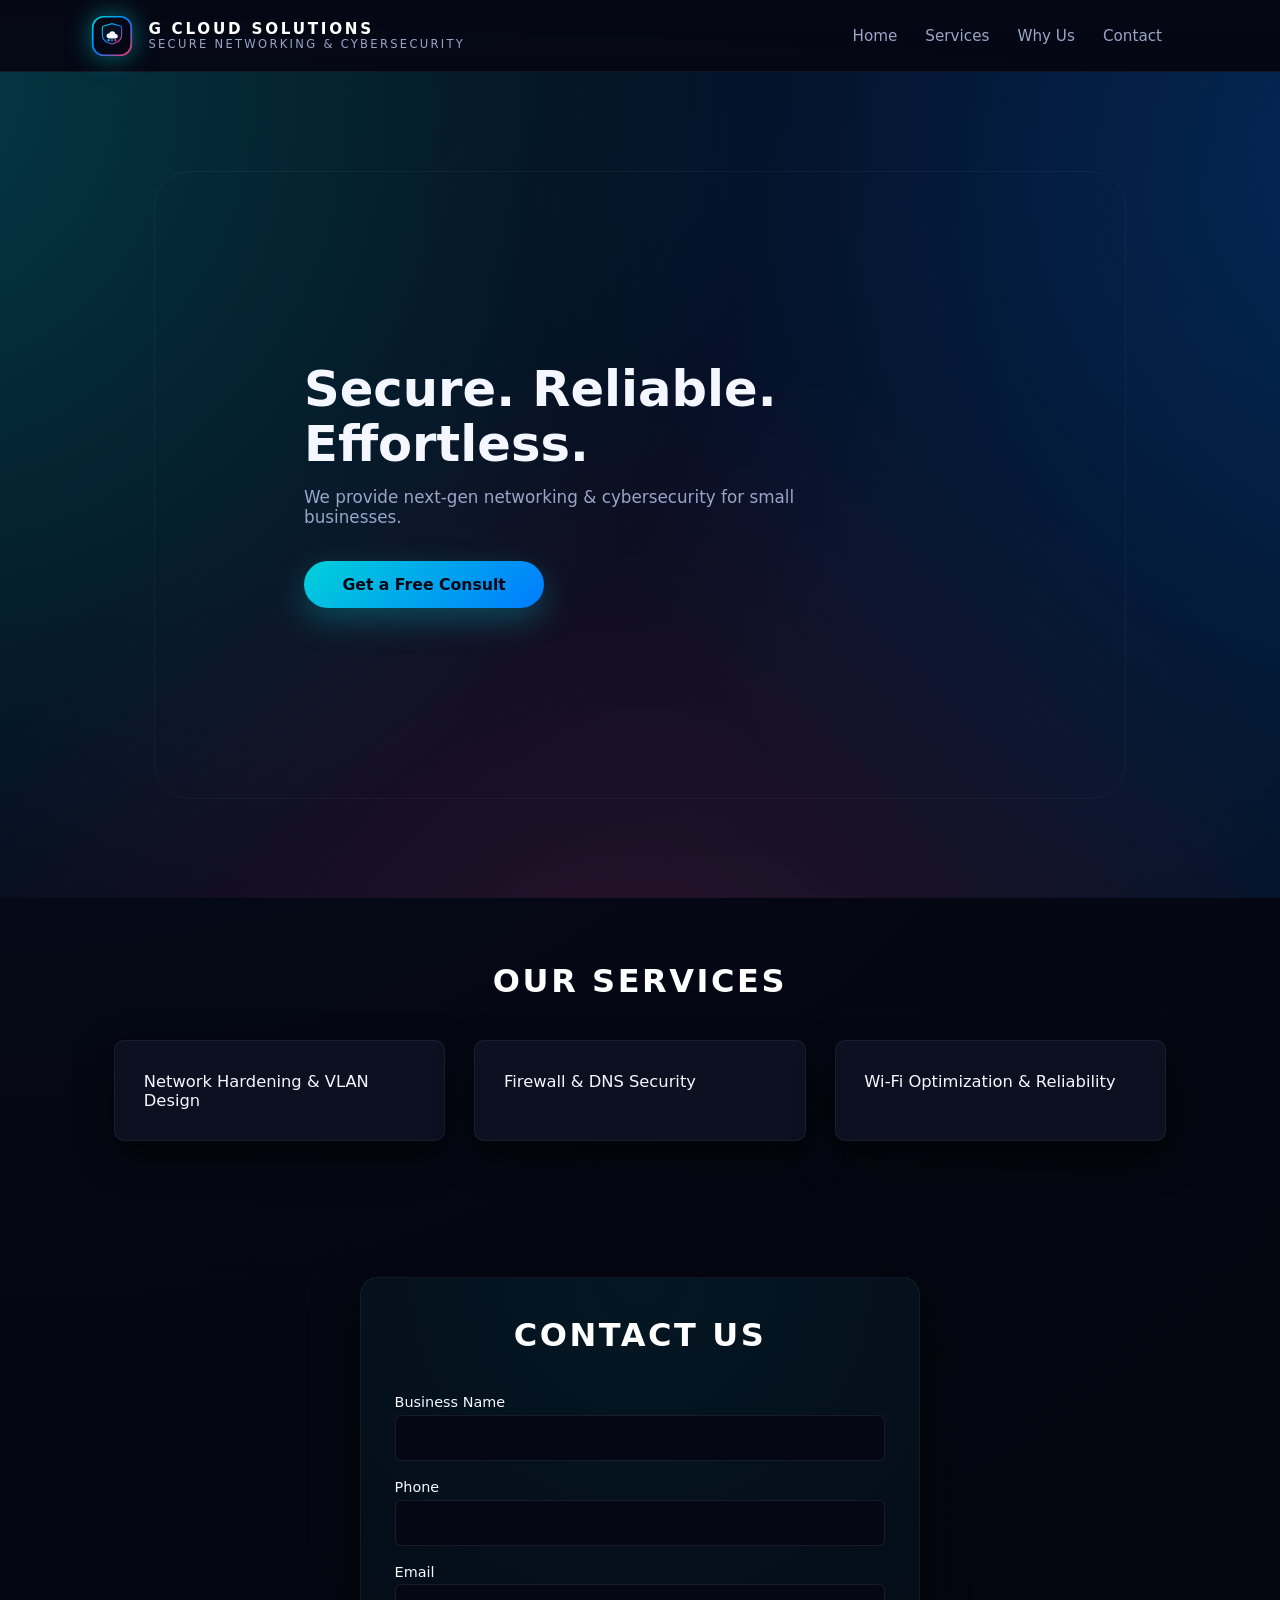
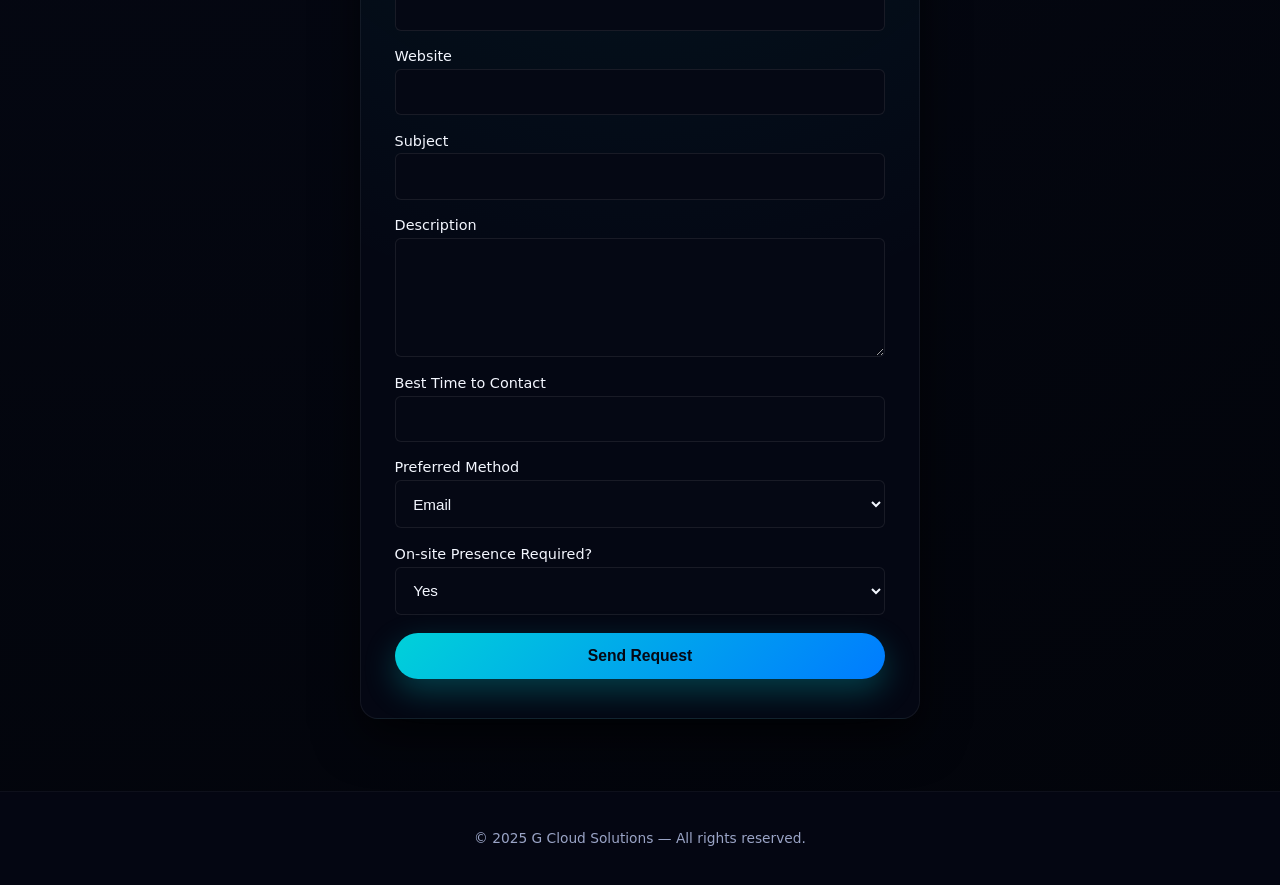
<file: index.html>
<!DOCTYPE html>
<html lang="en">

<head>
    <meta charset="UTF-8">
    <meta name="viewport" content="width=device-width, initial-scale=1">
    <meta name="theme-color" content="#050814">
    <link rel="canonical" href="https://gcloudsolutions.org/">
    <meta name="description"
        content="G Cloud Solutions provides secure networking, Wi-Fi optimization, VLAN design, cybersecurity and small-business infrastructure support.">
    <title>G Cloud Solutions — Secure Networking & Cybersecurity</title>
    <link rel="stylesheet" href="styles.css">
    <link rel="icon" type="image/svg+xml" href="/assets/images/favicon.svg">
    <link rel="icon" type="image/png" sizes="32x32" href="/assets/images/favicon-32x32.png">
    <link rel="icon" type="image/png" sizes="16x16" href="/assets/images/favicon-16x16.png">
    <link rel="apple-touch-icon" href="/assets/images/apple-touch-icon.png">
    <link rel="manifest" href="/site.webmanifest">

</head>

<body>

    <header class="header">
        <div class="container nav-container">
            <div class="brand">
                <img src="/assets/images/logo-shield.svg" alt="G Cloud Solutions logo" class="brand-logo">

                <div class="brand-text">
                    <span class="brand-title">G CLOUD SOLUTIONS</span>
                    <span class="brand-tagline">SECURE NETWORKING &amp; CYBERSECURITY</span>
                </div>
            </div>

            <nav id="navbar" class="nav">
                <ul class="nav-links" id="navLinks">
                    <li><a href="#hero">Home</a></li>
                    <li><a href="#services">Services</a></li>
                    <li><a href="#benefits">Why Us</a></li>
                    <li><a href="#contact">Contact</a></li>
                    <span id="header-booking-btn"></span>
                </ul>
                <button class="mobile-menu-btn" id="mobileMenuBtn" aria-label="Toggle menu">☰</button>
            </nav>
        </div>
    </header>
    <main>
        <section id="hero" class="hero">
            <div class="container hero-content">
                <h1 class="hero-title">Secure. Reliable. Effortless.</h1>
                <p class="hero-subtitle">We provide next‑gen networking & cybersecurity for small businesses.</p>
                <a href="#contact" class="btn btn-primary">Get a Free Consult</a>
            </div>
        </section>

        <section id="services" class="section">
            <div class="container">
                <h2 class="section-title">Our Services</h2>
                <div class="cards">
                    <div class="card" data-service="network">
                        Network Hardening & VLAN Design
                    </div>
                    <div class="card" data-service="firewall">
                        Firewall & DNS Security
                    </div>
                    <div class="card" data-service="wifi">
                        Wi-Fi Optimization & Reliability
                    </div>
                </div>
            </div>
        </section>


        <section id="contact" class="section">
            <div class="container contact-container">
                <h2 class="section-title">Contact Us</h2>
                <form class="contact-form" action="/api/contact" method="POST">
                    <input type="text" name="extra_field" style="display:none" tabindex="-1" autocomplete="off" />

                    <label>
                        <span>Business Name</span>
                        <input type="text" name="business_name" required>
                    </label>

                    <label>
                        <span>Phone</span>
                        <input type="tel" name="phone">
                    </label>

                    <label>
                        <span>Email</span>
                        <input type="email" name="email" required>
                    </label>

                    <label>
                        <span>Website</span>
                        <input type="url" name="website">
                    </label>

                    <label>
                        <span>Subject</span>
                        <input type="text" name="subject">
                    </label>

                    <label>
                        <span>Description</span>
                        <textarea name="description" rows="5" required></textarea>
                    </label>

                    <label>
                        <span>Best Time to Contact</span>
                        <input type="text" name="best_time">
                    </label>

                    <label>
                        <span>Preferred Method</span>
                        <select name="best_method">
                            <option value="email">Email</option>
                            <option value="phone">Phone</option>
                        </select>
                    </label>

                    <label>
                        <span>On-site Presence Required?</span>
                        <select name="onsite_required">
                            <option value="yes">Yes</option>
                            <option value="no">No</option>
                            <option value="maybe">Maybe</option>
                        </select>
                    </label>

                    <button type="submit" class="btn btn-primary">Send Request</button>
                </form>
            </div>
        </section>


    </main>

    <footer class="footer">
        <div class="container">
            <p>© 2025 G Cloud Solutions — All rights reserved.</p>
        </div>
    </footer>

    <div class="service-modal" id="serviceModal" aria-hidden="true">
        <div class="service-modal-backdrop" data-modal-close></div>
        <div class="service-modal-dialog">
            <button class="service-modal-close" type="button" data-modal-close aria-label="Close">
                ✕
            </button>
            <h3 class="service-modal-title" id="serviceModalTitle"></h3>
            <p class="service-modal-body" id="serviceModalBody"></p>
        </div>
    </div>
    <!-- Google Calendar Appointment Scheduling begin -->
    <link href="https://calendar.google.com/calendar/scheduling-button-script.css" rel="stylesheet" />

    <script src="https://calendar.google.com/calendar/scheduling-button-script.js" defer></script>
    <script src="/js/calendar-init.js" defer></script>
    <!-- Google Calendar Appointment Scheduling end -->

    <!-- Service / benefit modal -->
    <div class="service-modal" id="serviceModal">
        <div class="service-modal-backdrop" id="serviceModalBackdrop"></div>
        <div class="service-modal-dialog">
            <button class="service-modal-close" id="serviceModalClose" aria-label="Close">×</button>
            <h3 class="service-modal-title" id="serviceModalTitle"></h3>
            <p class="service-modal-body" id="serviceModalBody"></p>
        </div>
    </div>

</body>

</html>
</file>
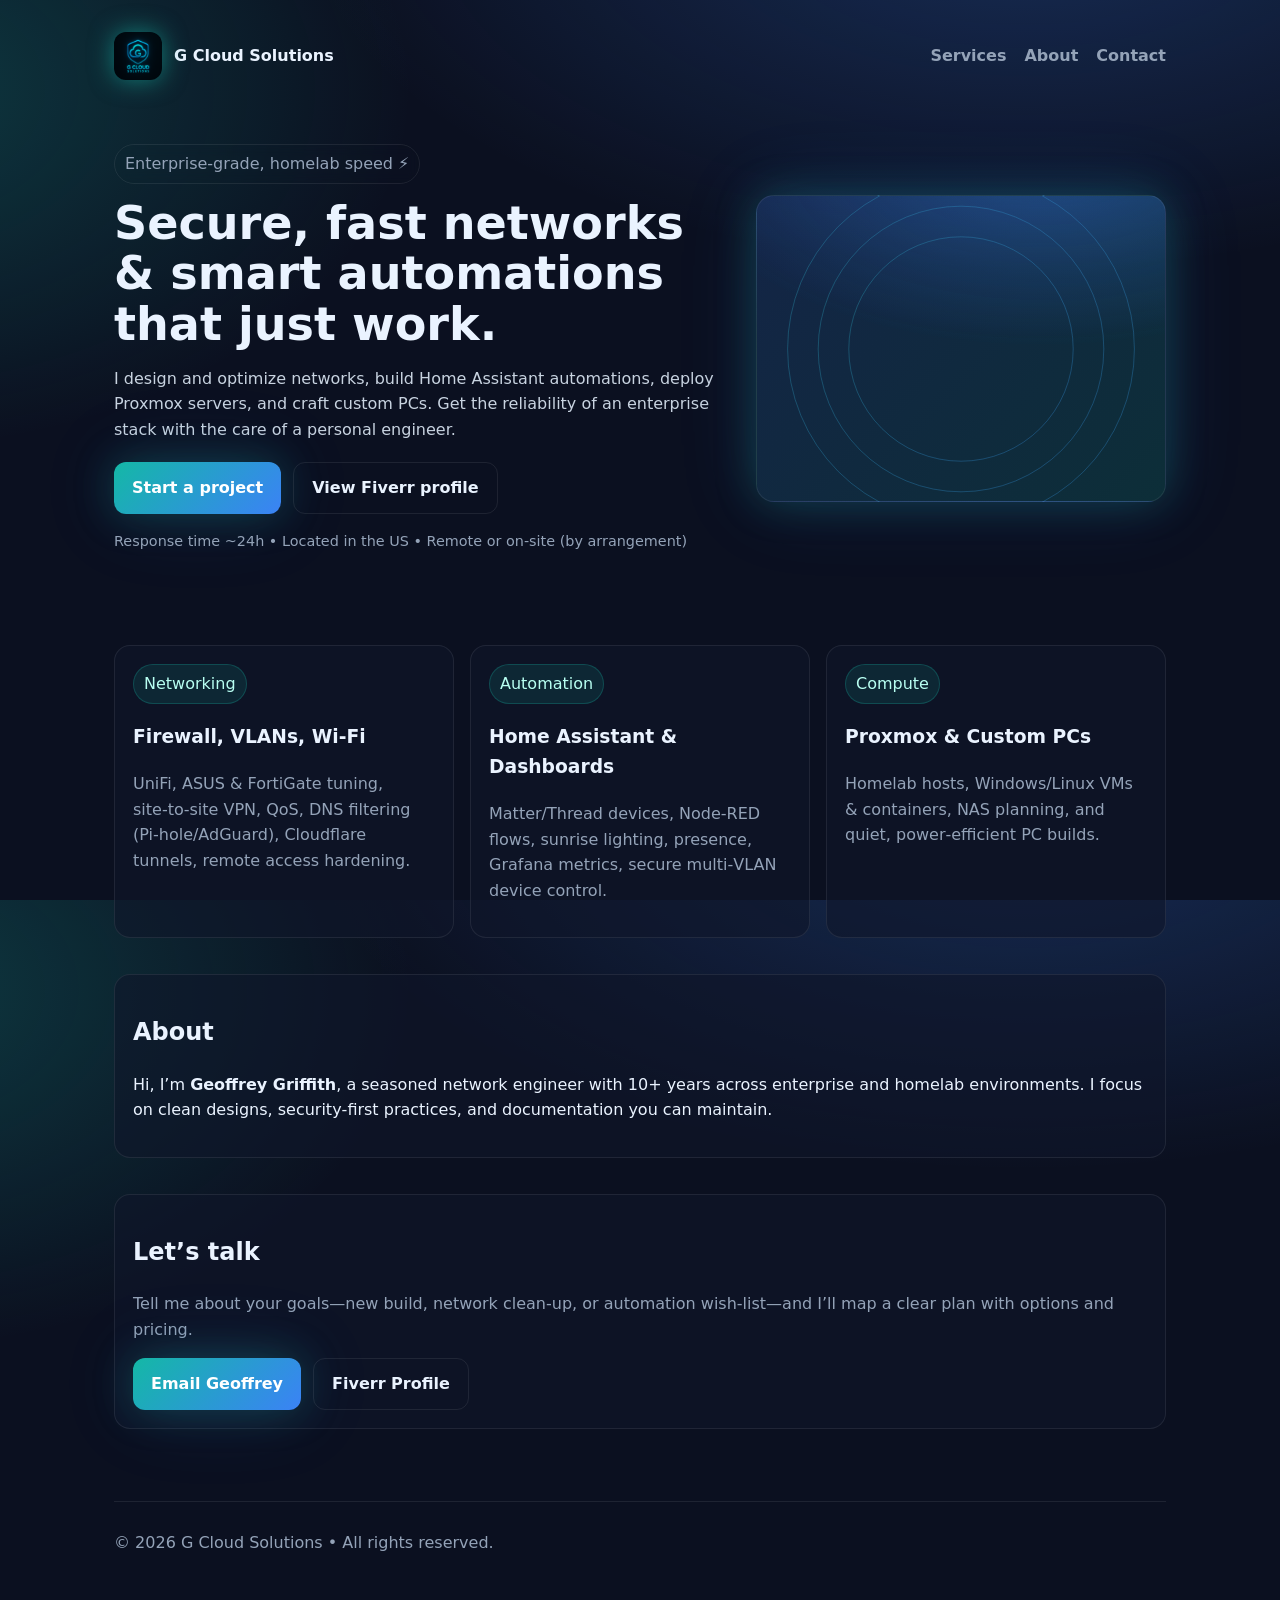
<file: index-original.html>
<!DOCTYPE html>
<html lang="en">

<head>
  <meta charset="utf-8" />
  <meta name="viewport" content="width=device-width, initial-scale=1" />
  <title>G Cloud Solutions — Networking • Automation • PC Builds</title>
  <meta name="description"
    content="G Cloud Solutions: enterprise‑grade networking, smart‑home automation, and custom PC builds. Experienced engineer delivering secure, fast, and reliable setups for home and small business." />
  <!-- Open Graph -->
  <meta property="og:title" content="G Cloud Solutions — Networking • Automation • PC Builds" />
  <meta property="og:description"
    content="Enterprise‑grade networking, Home Assistant automations, Cloudflare tunnels, Proxmox homelab, and custom PCs." />
  <meta property="og:type" content="website" />
  <meta property="og:image" content="/og-image.png" />
  <meta property="og:url" content="https://gcloudsolutions.org" />
  <!-- Twitter Card -->
  <meta name="twitter:card" content="summary_large_image" />
  <meta name="twitter:title" content="G Cloud Solutions" />
  <meta name="twitter:description" content="Networking • Automation • PC Builds" />
  <meta name="twitter:image" content="/og-image.png" />
  <!-- Favicon -->
  <link rel="icon" href="/favicon.ico" />
  <style>
    :root {
      --bg: #0b1020;
      --fg: #eaf3ff;
      --muted: #94a3b8;
      --primary: #14b8a6;
      /* teal */
      --accent: #3b82f6;
      /* blue */
      --card: #0f172a;
      --border: rgba(255, 255, 255, .08);
      --glow: 0 0 40px rgba(20, 184, 166, .25), 0 0 80px rgba(59, 130, 246, .15);
    }

    * {
      box-sizing: border-box
    }

    html,
    body {
      height: 100%
    }

    body {
      margin: 0;
      font-family: ui-sans-serif, system-ui, -apple-system, Segoe UI, Roboto, Inter, Avenir, "Helvetica Neue", Arial, "Apple Color Emoji", "Segoe UI Emoji";
      color: var(--fg);
      background: radial-gradient(1200px 600px at 80% -10%, rgba(59, 130, 246, .25), transparent 60%), radial-gradient(900px 600px at -10% 10%, rgba(20, 184, 166, .25), transparent 60%), var(--bg);
      line-height: 1.6;
    }

    .container {
      max-width: 1100px;
      margin: 0 auto;
      padding: 24px
    }

    header {
      display: flex;
      justify-content: space-between;
      align-items: center;
      gap: 16px;
      padding: 8px 0
    }

    .brand {
      display: flex;
      align-items: center;
      gap: 12px;
      text-decoration: none;
      color: var(--fg)
    }

    .logo {
      width: 48px;
      height: 48px;
      border-radius: 12px;
      object-fit: contain;
      filter: drop-shadow(0 0 12px rgba(20, 184, 166, .6));
    }

    .nav {
      display: flex;
      gap: 18px
    }

    .nav a {
      color: var(--muted);
      text-decoration: none;
      font-weight: 600
    }

    .nav a:hover {
      color: var(--fg)
    }

    .hero {
      display: grid;
      grid-template-columns: 1.2fr .8fr;
      gap: 28px;
      align-items: center;
      padding: 56px 0
    }

    .badge {
      display: inline-flex;
      align-items: center;
      gap: 8px;
      padding: 6px 10px;
      border: 1px solid var(--border);
      border-radius: 999px;
      color: var(--muted);
      backdrop-filter: blur(6px)
    }

    h1 {
      font-size: clamp(2.2rem, 3.6vw, 3.4rem);
      line-height: 1.1;
      margin: 14px 0 10px
    }

    .lead {
      font-size: clamp(1rem, 1.2vw, 1.15rem);
      color: #c8d3e0;
      max-width: 720px
    }

    .cta {
      display: flex;
      gap: 12px;
      margin-top: 20px;
      flex-wrap: wrap
    }

    .btn {
      appearance: none;
      border: 0;
      border-radius: 12px;
      padding: 12px 18px;
      font-weight: 700;
      cursor: pointer;
      text-decoration: none;
      display: inline-flex;
      align-items: center;
      gap: 8px
    }

    .btn-primary {
      background: linear-gradient(135deg, var(--primary), var(--accent));
      color: white;
      box-shadow: var(--glow)
    }

    .btn-ghost {
      background: transparent;
      border: 1px solid var(--border);
      color: var(--fg)
    }

    .card {
      background: rgba(15, 23, 42, .6);
      border: 1px solid var(--border);
      border-radius: 16px;
      padding: 18px
    }

    .grid {
      display: grid;
      gap: 16px
    }

    .grid-3 {
      grid-template-columns: repeat(3, 1fr)
    }

    .grid-2 {
      grid-template-columns: repeat(2, 1fr)
    }

    .pill {
      display: inline-flex;
      gap: 6px;
      align-items: center;
      background: rgba(20, 184, 166, .12);
      color: #b8fff2;
      padding: 6px 10px;
      border-radius: 999px;
      border: 1px solid rgba(20, 184, 166, .25)
    }

    .muted {
      color: var(--muted)
    }

    .right-graphic {
      aspect-ratio: 4/3;
      border-radius: 18px;
      background: radial-gradient(600px 300px at 70% -10%, rgba(59, 130, 246, .35), transparent 60%), linear-gradient(135deg, rgba(59, 130, 246, .18), rgba(20, 184, 166, .18)), url('data:image/svg+xml;utf8,<svg xmlns=%22http://www.w3.org/2000/svg%22 width=%22800%22 height=%22600%22 viewBox=%220 0 800 600%22><defs><linearGradient id=%22g%22 x1=%220%22 y1=%220%22 x2=%221%22 y2=%221%22><stop stop-color=%22%2327c3b7%22/><stop offset=%221%22 stop-color=%22%23408bfd%22/></linearGradient></defs><g fill=%22none%22 stroke=%22url(%23g)%22 stroke-opacity=%22.6%22><circle cx=%22400%22 cy=%22300%22 r=%22220%22/><circle cx=%22400%22 cy=%22300%22 r=%22280%22/><circle cx=%22400%22 cy=%22300%22 r=%22340%22/></g></svg>');
      background-size: cover;
      border: 1px solid var(--border);
      box-shadow: var(--glow)
    }

    section {
      padding: 36px 0
    }

    footer {
      border-top: 1px solid var(--border);
      margin-top: 36px;
      padding: 28px 0;
      color: var(--muted)
    }

    .contact {
      display: flex;
      flex-wrap: wrap;
      gap: 12px
    }

    .tiny {
      font-size: .9rem
    }

    @media (max-width: 880px) {
      .hero {
        grid-template-columns: 1fr
      }

      .grid-3 {
        grid-template-columns: 1fr
      }

      .grid-2 {
        grid-template-columns: 1fr
      }
    }
  </style>
  <script type="application/ld+json">
  {
    "@context":"https://schema.org",
    "@type":"Organization",
    "name":"G Cloud Solutions",
    "url":"https://gcloudsolutions.org",
    "logo":"https://gcloudsolutions.org/favicon.ico",
    "sameAs":["https://www.fiverr.com/ggriffith85"],
    "description":"Networking, automation, and custom PC builds for homes and small businesses.",
    "founder":{"@type":"Person","name":"Geoffrey Griffith"},
    "areaServed":["United States"],
    "contactPoint":{"@type":"ContactPoint","contactType":"customer support","email":"ggriffith@gcloudsolutions.org"}
  }
  </script>
</head>

<body>
  <div class="container">
    <header>
      <a class="brand" href="#home" aria-label="G Cloud Solutions">
        <img src="assets/logo-glow.png" alt="G Cloud Solutions logo" class="logo" />
        <strong>G Cloud Solutions</strong>
      </a>
      <nav class="nav">
        <a href="#services">Services</a>
        <a href="#about">About</a>
        <a href="#contact">Contact</a>
      </nav>
    </header>

    <main id="home">
      <div class="hero">
        <div>
          <span class="badge">Enterprise‑grade, homelab speed ⚡</span>
          <h1>Secure, fast networks & smart automations that just work.</h1>
          <p class="lead">I design and optimize networks, build Home Assistant automations, deploy Proxmox servers, and
            craft custom PCs. Get the reliability of an enterprise stack with the care of a personal engineer.</p>
          <div class="cta">
            <a class="btn btn-primary"
              href="mailto:ggriffith@gcloudsolutions.org?subject=Project%20inquiry%20from%20website">Start a project</a>
            <a class="btn btn-ghost" href="https://www.fiverr.com/ggriffith85" target="_blank" rel="noopener">View
              Fiverr profile</a>
          </div>
          <div style="margin-top:16px" class="tiny muted">Response time ~24h • Located in the US • Remote or on‑site (by
            arrangement)</div>
        </div>
        <div class="right-graphic card" aria-hidden="true"></div>
      </div>

      <section id="services">
        <div class="grid grid-3">
          <div class="card">
            <div class="pill">Networking</div>
            <h3>Firewall, VLANs, Wi‑Fi</h3>
            <p class="muted">UniFi, ASUS & FortiGate tuning, site‑to‑site VPN, QoS, DNS filtering (Pi‑hole/AdGuard),
              Cloudflare tunnels, remote access hardening.</p>
          </div>
          <div class="card">
            <div class="pill">Automation</div>
            <h3>Home Assistant & Dashboards</h3>
            <p class="muted">Matter/Thread devices, Node‑RED flows, sunrise lighting, presence, Grafana metrics, secure
              multi‑VLAN device control.</p>
          </div>
          <div class="card">
            <div class="pill">Compute</div>
            <h3>Proxmox & Custom PCs</h3>
            <p class="muted">Homelab hosts, Windows/Linux VMs & containers, NAS planning, and quiet, power‑efficient PC
              builds.</p>
          </div>
        </div>
      </section>

      <section id="about" class="card">
        <h2>About</h2>
        <p>Hi, I’m <strong>Geoffrey Griffith</strong>, a seasoned network engineer with 10+ years across enterprise and
          homelab environments. I focus on clean designs, security‑first practices, and documentation you can maintain.
        </p>
      </section>

      <section id="contact">
        <div class="card">
          <h2>Let’s talk</h2>
          <p class="muted">Tell me about your goals—new build, network clean‑up, or automation wish‑list—and I’ll map a
            clear plan with options and pricing.</p>
          <div class="contact">
            <a class="btn btn-primary"
              href="mailto:ggriffith@gcloudsolutions.org?subject=Project%20inquiry%20from%20website">Email Geoffrey</a>
            <a class="btn btn-ghost" href="https://www.fiverr.com/ggriffith85" target="_blank" rel="noopener">Fiverr
              Profile</a>
          </div>
        </div>
      </section>
    </main>

    <footer>
      <div class="container" style="padding:0">
        © <span id="year"></span> G Cloud Solutions • All rights reserved.
      </div>
    </footer>
  </div>
  <script>document.getElementById('year').textContent = new Date().getFullYear();</script>
  <!-- Optional: Paste your analytics script here (e.g., Plausible or GA). -->
</body>

</html>
</file>
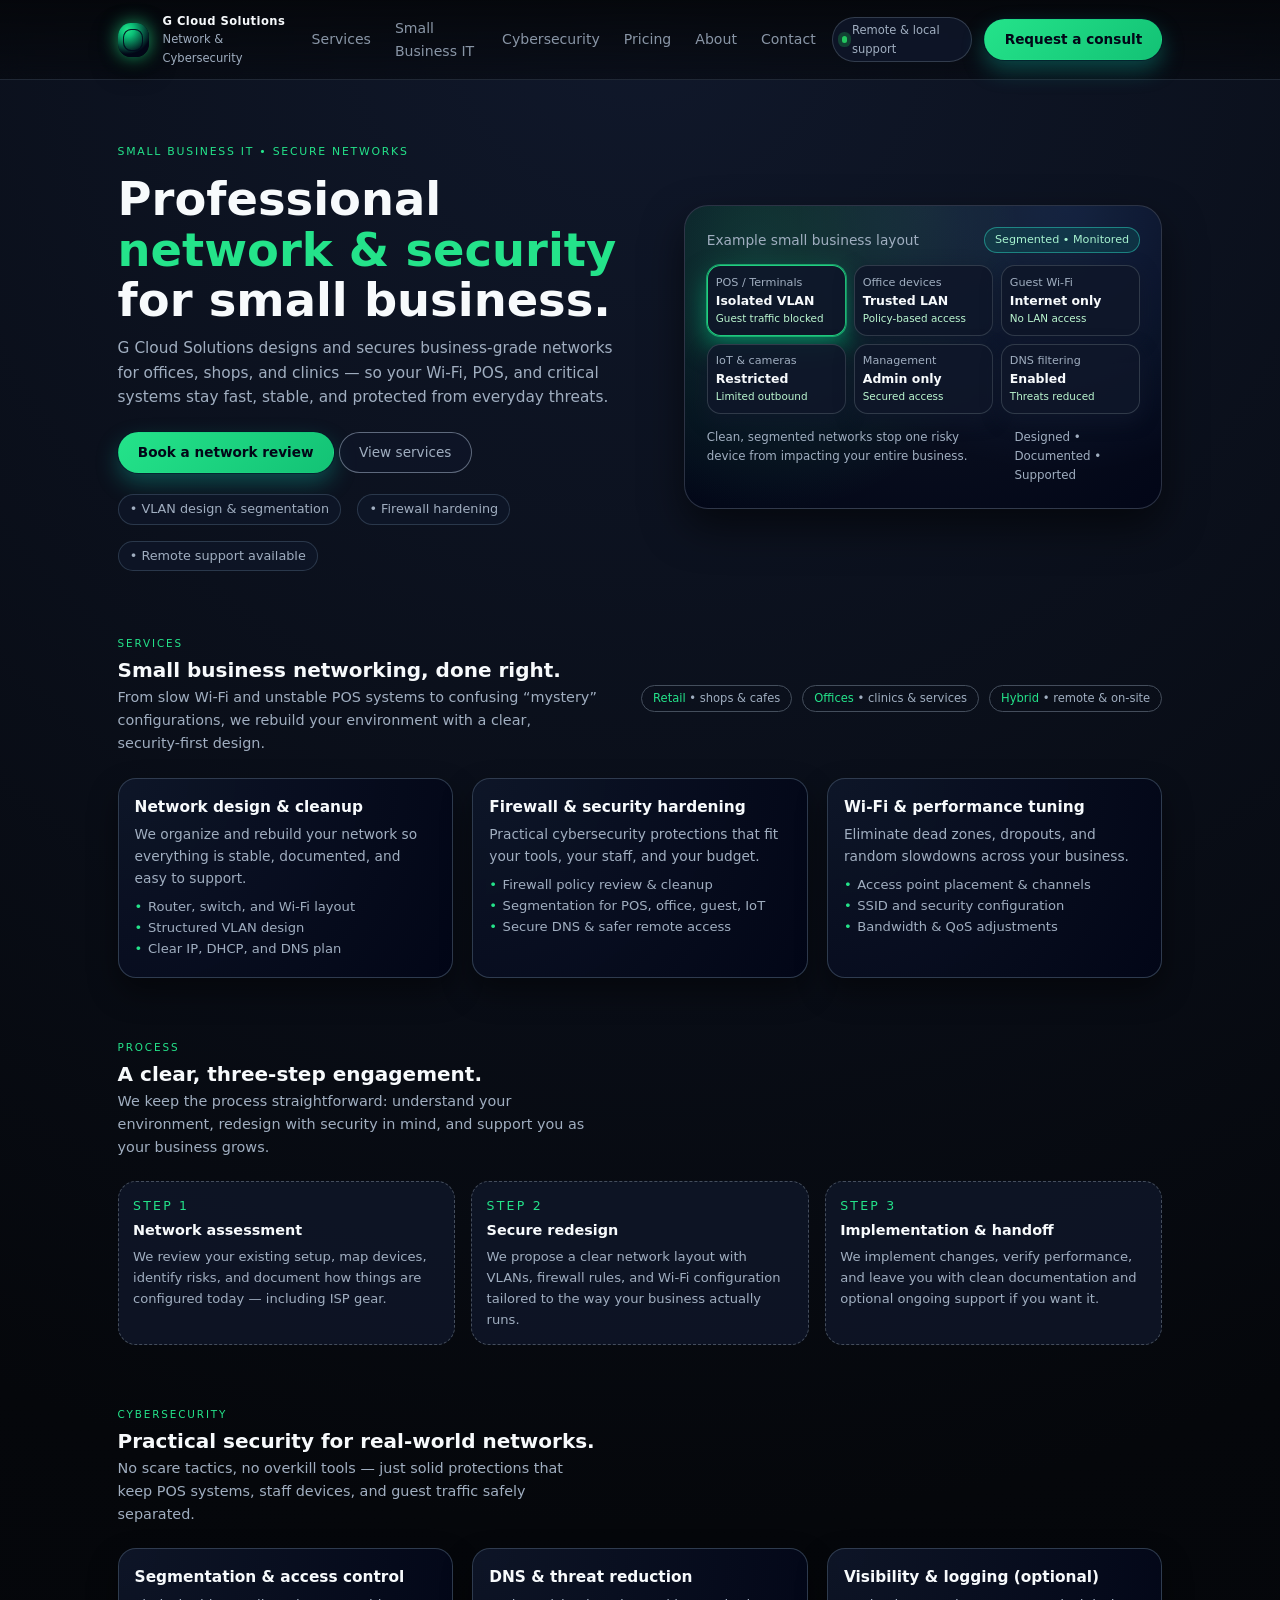
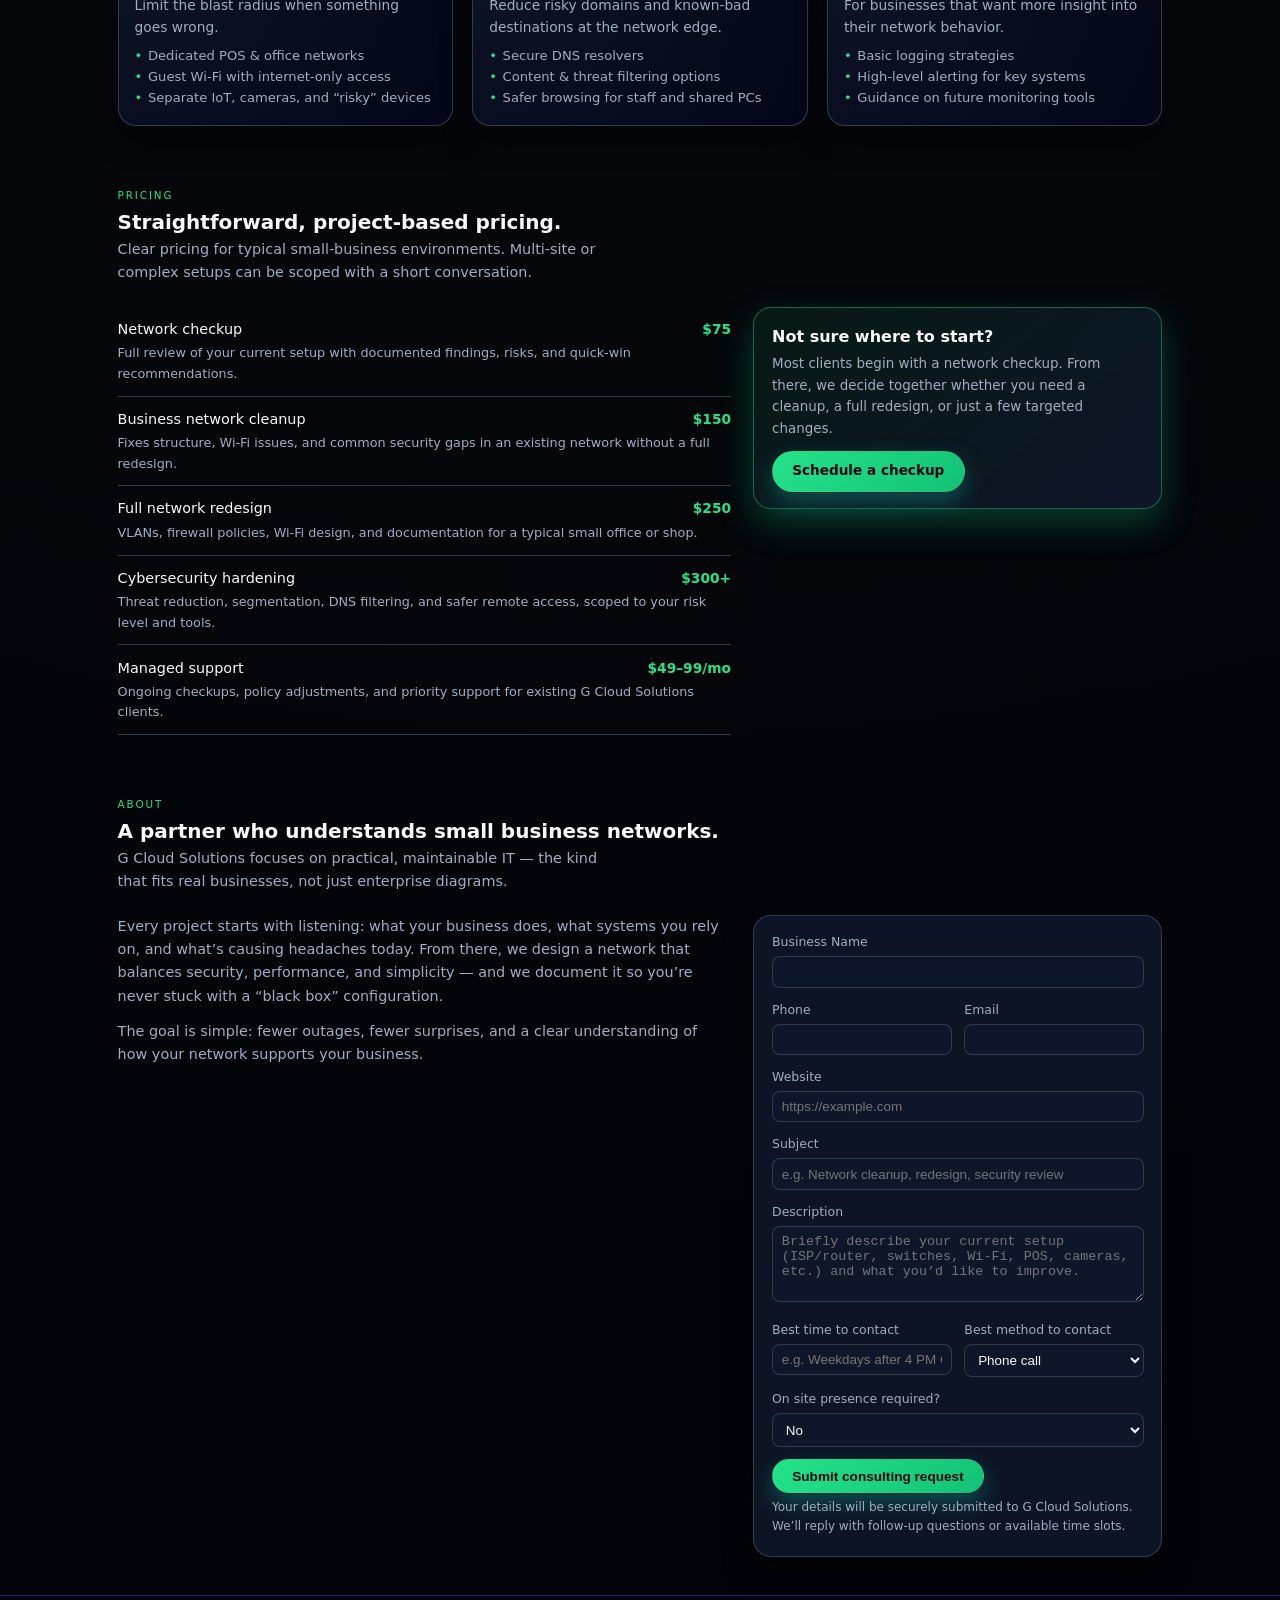
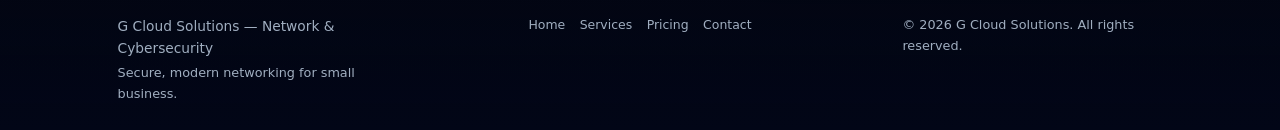
<file: index-rev1.html>
<!DOCTYPE html>
<html lang="en">

<head>
    <meta charset="UTF-8" />
    <title>G Cloud Solutions — Network & Cybersecurity</title>
    <meta name="viewport" content="width=device-width, initial-scale=1" />
    <meta name="description"
        content="G Cloud Solutions provides professional small business networking and cybersecurity services — VLAN design, firewall hardening, Wi-Fi optimization, and secure remote support." />
    <style>
        :root {
            --bg: #05070b;
            --bg-alt: #0c1018;
            --card: #111725;
            --accent: #24e38a;
            --accent-soft: rgba(36, 227, 138, 0.15);
            --text: #f7fafc;
            --muted: #a0aec0;
            --danger: #f56565;
            --border: #2d3748;
            --radius-lg: 18px;
            --radius-sm: 10px;
            --shadow-soft: 0 18px 40px rgba(0, 0, 0, 0.55);
            --shadow-card: 0 14px 30px rgba(0, 0, 0, 0.45);
            --max-width: 1080px;
        }

        * {
            box-sizing: border-box;
            margin: 0;
            padding: 0;
        }

        body {
            font-family: system-ui, -apple-system, BlinkMacSystemFont, "Segoe UI", sans-serif;
            background: radial-gradient(circle at top, #10182b 0, #05070b 45%, #020308 100%);
            color: var(--text);
            line-height: 1.6;
        }

        a {
            color: inherit;
            text-decoration: none;
        }

        .page {
            min-height: 100vh;
            display: flex;
            flex-direction: column;
        }

        header {
            position: sticky;
            top: 0;
            z-index: 50;
            backdrop-filter: blur(14px);
            background: linear-gradient(to bottom, rgba(5, 7, 11, 0.96), rgba(5, 7, 11, 0.5));
            border-bottom: 1px solid rgba(45, 55, 72, 0.7);
        }

        .nav {
            max-width: var(--max-width);
            margin: 0 auto;
            padding: 0.75rem 1.1rem;
            display: flex;
            align-items: center;
            justify-content: space-between;
            gap: 1rem;
        }

        .nav-left {
            display: flex;
            align-items: center;
            gap: 0.85rem;
        }

        .logo-mark {
            width: 34px;
            height: 34px;
            border-radius: 40%;
            background: radial-gradient(circle at 30% 20%, #24e38a 0, #0bbf77 20%, #020617 70%);
            position: relative;
            box-shadow:
                0 0 18px rgba(36, 227, 138, 0.7),
                0 10px 26px rgba(0, 0, 0, 0.8);
            overflow: hidden;
        }

        .logo-mark::before,
        .logo-mark::after {
            content: "";
            position: absolute;
            inset: 18%;
            border-radius: 40%;
            border: 1px solid rgba(4, 12, 30, 0.7);
        }

        .logo-text-main {
            font-weight: 600;
            letter-spacing: 0.04em;
            font-size: 0.72rem;
        }

        .logo-text-sub {
            font-size: 0.72rem;
            color: var(--muted);
        }

        .nav-links {
            display: flex;
            align-items: center;
            gap: 1.5rem;
            font-size: 0.88rem;
        }

        .nav-links a {
            color: var(--muted);
            transition: color 0.18s ease, opacity 0.18s ease;
            opacity: 0.85;
        }

        .nav-links a:hover {
            color: var(--accent);
            opacity: 1;
        }

        .nav-cta {
            display: flex;
            align-items: center;
            gap: 0.75rem;
        }

        .btn {
            border-radius: 999px;
            padding: 0.55rem 1.2rem;
            font-size: 0.85rem;
            border: 1px solid transparent;
            cursor: pointer;
            display: inline-flex;
            align-items: center;
            justify-content: center;
            gap: 0.4rem;
            transition: all 0.18s ease;
            white-space: nowrap;
        }

        .btn-primary {
            background: linear-gradient(135deg, #24e38a, #13c275);
            color: #020617;
            font-weight: 600;
            box-shadow:
                0 0 0 1px rgba(1, 22, 39, 0.6),
                0 10px 22px rgba(13, 148, 136, 0.45);
        }

        .btn-primary:hover {
            transform: translateY(-1px);
            box-shadow:
                0 12px 26px rgba(13, 148, 136, 0.6);
        }

        .btn-ghost {
            border-color: rgba(148, 163, 184, 0.6);
            background: rgba(15, 23, 42, 0.6);
            color: var(--muted);
        }

        .btn-ghost:hover {
            border-color: rgba(148, 163, 184, 0.95);
            color: var(--text);
            background: rgba(15, 23, 42, 0.95);
        }

        .hero {
            max-width: var(--max-width);
            margin: 1.7rem auto 0;
            padding: 2.2rem 1.1rem 2.6rem;
            display: grid;
            grid-template-columns: minmax(0, 3fr) minmax(0, 2.7fr);
            gap: 2.2rem;
            align-items: center;
        }

        .hero-eyebrow {
            text-transform: uppercase;
            letter-spacing: 0.16em;
            font-size: 0.68rem;
            color: var(--accent);
            margin-bottom: 0.9rem;
        }

        .hero h1 {
            font-size: clamp(2.1rem, 2.6vw + 1.4rem, 2.9rem);
            line-height: 1.08;
            margin-bottom: 0.7rem;
        }

        .hero h1 span {
            color: var(--accent);
        }

        .hero-sub {
            color: var(--muted);
            max-width: 32rem;
            font-size: 0.96rem;
            margin-bottom: 1.4rem;
        }

        .hero-meta {
            display: flex;
            flex-wrap: wrap;
            gap: 1rem;
            margin-top: 1.3rem;
            font-size: 0.8rem;
            color: var(--muted);
        }

        .hero-meta span {
            display: inline-flex;
            align-items: center;
            gap: 0.4rem;
            padding: 0.25rem 0.7rem;
            border-radius: 999px;
            background: rgba(15, 23, 42, 0.7);
            border: 1px solid rgba(51, 65, 85, 0.8);
        }

        .hero-right {
            position: relative;
            min-height: 260px;
        }

        .hero-card {
            position: relative;
            background: radial-gradient(circle at top, #111827, #020617);
            border-radius: 24px;
            padding: 1.3rem 1.35rem 1.4rem;
            box-shadow: var(--shadow-soft);
            border: 1px solid rgba(148, 163, 184, 0.28);
            overflow: hidden;
            isolation: isolate;
        }

        .hero-card::before {
            content: "";
            position: absolute;
            inset: 0;
            background:
                radial-gradient(circle at 15% 15%, rgba(36, 227, 138, 0.2), transparent 55%),
                radial-gradient(circle at 80% 0%, rgba(59, 130, 246, 0.16), transparent 55%);
            opacity: 0.9;
            pointer-events: none;
            mix-blend-mode: screen;
        }

        .card-header {
            display: flex;
            align-items: center;
            justify-content: space-between;
            margin-bottom: 0.8rem;
            position: relative;
            z-index: 1;
        }

        .card-title {
            font-size: 0.86rem;
            color: var(--muted);
        }

        .status-pill {
            font-size: 0.7rem;
            padding: 0.18rem 0.6rem;
            border-radius: 999px;
            background: rgba(15, 118, 110, 0.26);
            color: #a7f3d0;
            border: 1px solid rgba(45, 212, 191, 0.5);
        }

        .network-grid {
            display: grid;
            grid-template-columns: repeat(3, minmax(0, 1fr));
            gap: 0.5rem;
            margin-bottom: 0.9rem;
            position: relative;
            z-index: 1;
        }

        .node {
            padding: 0.6rem 0.5rem;
            border-radius: 0.85rem;
            border: 1px solid rgba(55, 65, 81, 0.85);
            background: rgba(15, 23, 42, 0.9);
            font-size: 0.72rem;
            line-height: 1.3;
            display: flex;
            flex-direction: column;
            gap: 0.15rem;
            box-shadow: 0 6px 18px rgba(15, 23, 42, 0.8);
        }

        .node-label {
            color: var(--muted);
            font-size: 0.7rem;
        }

        .node-value {
            font-weight: 600;
            font-size: 0.78rem;
        }

        .node-badge {
            font-size: 0.65rem;
            color: #bbf7d0;
        }

        .node.node-accent {
            border-color: rgba(36, 227, 138, 0.9);
            box-shadow:
                0 0 0 1px rgba(36, 227, 138, 0.6),
                0 12px 26px rgba(5, 150, 105, 0.8);
        }

        .hero-footnote {
            font-size: 0.74rem;
            color: var(--muted);
            display: flex;
            justify-content: space-between;
            gap: 1rem;
            margin-top: 0.4rem;
            position: relative;
            z-index: 1;
        }

        .section {
            max-width: var(--max-width);
            margin: 0 auto;
            padding: 1.4rem 1.1rem 2.4rem;
        }

        .section-header {
            display: flex;
            justify-content: space-between;
            align-items: center;
            gap: 1rem;
            margin-bottom: 1.4rem;
        }

        .section-title {
            font-size: 1.25rem;
        }

        .section-kicker {
            text-transform: uppercase;
            letter-spacing: 0.18em;
            font-size: 0.65rem;
            color: var(--accent);
            margin-bottom: 0.15rem;
        }

        .section-description {
            color: var(--muted);
            font-size: 0.9rem;
            max-width: 30rem;
        }

        .pill-row {
            display: flex;
            flex-wrap: wrap;
            gap: 0.6rem;
            margin-top: 0.4rem;
        }

        .pill {
            padding: 0.22rem 0.7rem;
            border-radius: 999px;
            border: 1px solid rgba(75, 85, 99, 0.9);
            font-size: 0.72rem;
            color: var(--muted);
        }

        .pill span {
            color: var(--accent);
        }

        .card-grid {
            display: grid;
            grid-template-columns: repeat(3, minmax(0, 1fr));
            gap: 1.2rem;
        }

        .card {
            background: radial-gradient(circle at top left, rgba(15, 23, 42, 0.9), #020617);
            border-radius: var(--radius-lg);
            padding: 1rem 1rem 1.1rem;
            border: 1px solid rgba(51, 65, 85, 0.9);
            box-shadow: var(--shadow-card);
        }

        .card h3 {
            font-size: 0.96rem;
            margin-bottom: 0.25rem;
        }

        .card p {
            font-size: 0.86rem;
            color: var(--muted);
            margin-bottom: 0.45rem;
        }

        .card ul {
            list-style: none;
            padding-left: 0;
            font-size: 0.82rem;
            color: var(--muted);
        }

        .card ul li::before {
            content: "•";
            color: var(--accent);
            margin-right: 0.35rem;
        }

        .process-grid {
            display: grid;
            grid-template-columns: repeat(3, minmax(0, 1fr));
            gap: 1rem;
        }

        .step {
            border-radius: var(--radius-lg);
            border: 1px dashed rgba(75, 85, 99, 0.9);
            padding: 0.85rem 0.9rem;
            background: rgba(15, 23, 42, 0.8);
        }

        .step-index {
            font-size: 0.78rem;
            color: var(--accent);
            text-transform: uppercase;
            letter-spacing: 0.18em;
            margin-bottom: 0.2rem;
        }

        .step h3 {
            font-size: 0.9rem;
            margin-bottom: 0.25rem;
        }

        .step p {
            font-size: 0.82rem;
            color: var(--muted);
        }

        .pricing-row {
            display: grid;
            grid-template-columns: minmax(0, 2.1fr) minmax(0, 1.4fr);
            gap: 1.4rem;
            align-items: flex-start;
        }

        .pricing-list .price-item {
            border-bottom: 1px solid rgba(55, 65, 81, 0.9);
            padding: 0.7rem 0;
        }

        .price-header {
            display: flex;
            justify-content: space-between;
            align-items: baseline;
            gap: 0.75rem;
            margin-bottom: 0.15rem;
        }

        .price-name {
            font-size: 0.9rem;
        }

        .price-tag {
            font-size: 0.86rem;
            color: var(--accent);
            font-weight: 600;
        }

        .price-sub {
            font-size: 0.8rem;
            color: var(--muted);
        }

        .cta-panel {
            border-radius: var(--radius-lg);
            padding: 1rem 1.1rem;
            background: linear-gradient(140deg, rgba(36, 227, 138, 0.09), rgba(15, 23, 42, 0.95));
            border: 1px solid rgba(36, 227, 138, 0.4);
            box-shadow: 0 14px 34px rgba(16, 185, 129, 0.3);
        }

        .cta-panel h3 {
            font-size: 1rem;
            margin-bottom: 0.25rem;
        }

        .cta-panel p {
            font-size: 0.84rem;
            color: var(--muted);
            margin-bottom: 0.7rem;
        }

        footer {
            border-top: 1px solid rgba(30, 64, 175, 0.6);
            margin-top: auto;
            background: linear-gradient(to top, #020617, rgba(2, 6, 23, 0.7));
        }

        .footer-inner {
            max-width: var(--max-width);
            margin: 0 auto;
            padding: 1.2rem 1.1rem 1.6rem;
            display: flex;
            flex-wrap: wrap;
            justify-content: space-between;
            gap: 1rem;
            font-size: 0.8rem;
            color: var(--muted);
        }

        .footer-col {
            max-width: 260px;
        }

        .footer-links {
            display: flex;
            flex-wrap: wrap;
            gap: 0.9rem;
        }

        .footer-links a {
            color: var(--muted);
            font-size: 0.78rem;
        }

        .badge {
            display: inline-flex;
            align-items: center;
            gap: 0.3rem;
            padding: 0.18rem 0.55rem;
            border-radius: 999px;
            background: rgba(15, 23, 42, 0.9);
            border: 1px solid rgba(55, 65, 81, 0.9);
            font-size: 0.72rem;
            color: var(--muted);
        }

        .badge-dot {
            width: 7px;
            height: 7px;
            border-radius: 999px;
            background: #22c55e;
            box-shadow: 0 0 0 4px rgba(34, 197, 94, 0.25);
        }

        @media (max-width: 840px) {
            .nav-links {
                display: none;
            }

            .hero {
                grid-template-columns: minmax(0, 1fr);
                margin-top: 1.2rem;
            }

            .hero-right {
                order: -1;
            }

            .card-grid,
            .process-grid {
                grid-template-columns: minmax(0, 1fr);
            }

            .pricing-row {
                grid-template-columns: minmax(0, 1fr);
            }
        }

        @media (max-width: 640px) {
            .hero {
                padding-top: 1.6rem;
            }

            .nav {
                padding-inline: 0.9rem;
            }
        }

        /* CONTACT FORM STYLES */
        .contact-grid {
            display: grid;
            grid-template-columns: minmax(0, 1.5fr) minmax(0, 1.2fr);
            gap: 1.6rem;
            align-items: flex-start;
        }

        .contact-form {
            background: rgba(15, 23, 42, 0.9);
            border-radius: var(--radius-lg);
            padding: 1rem 1.1rem 1.2rem;
            border: 1px solid rgba(51, 65, 85, 0.9);
            box-shadow: var(--shadow-card);
            font-size: 0.86rem;
        }

        .form-row {
            display: flex;
            gap: 0.8rem;
            flex-wrap: wrap;
        }

        .form-field {
            flex: 1;
            min-width: 160px;
            margin-bottom: 0.75rem;
        }

        .form-field label {
            display: block;
            font-size: 0.78rem;
            color: var(--muted);
            margin-bottom: 0.25rem;
        }

        .form-field input,
        .form-field select,
        .form-field textarea {
            width: 100%;
            padding: 0.45rem 0.55rem;
            border-radius: 0.5rem;
            border: 1px solid rgba(55, 65, 81, 0.9);
            background: rgba(15, 23, 42, 0.95);
            color: var(--text);
            font-size: 0.84rem;
            outline: none;
            transition: border-color 0.16s ease, box-shadow 0.16s ease;
        }

        .form-field input:focus,
        .form-field select:focus,
        .form-field textarea:focus {
            border-color: rgba(36, 227, 138, 0.7);
            box-shadow: 0 0 0 1px rgba(36, 227, 138, 0.6);
        }

        .form-help {
            font-size: 0.75rem;
            color: var(--muted);
            margin-top: 0.3rem;
        }

        .contact-aside {
            font-size: 0.86rem;
            color: var(--muted);
        }

        .contact-aside h3 {
            font-size: 0.98rem;
            margin-bottom: 0.35rem;
        }

        .contact-aside p {
            margin-bottom: 0.5rem;
        }

        .contact-aside ul {
            padding-left: 1rem;
            margin-bottom: 0.6rem;
            font-size: 0.82rem;
        }

        .contact-aside li {
            margin-bottom: 0.25rem;
        }

        .contact-aside strong {
            color: var(--accent);
        }

        @media (max-width: 840px) {
            .contact-grid {
                grid-template-columns: minmax(0, 1fr);
            }
        }

        /* Success banner styles */
        .alert-success {
            display: none;
            margin-bottom: 0.9rem;
            border-radius: 0.9rem;
            border: 1px solid rgba(36, 227, 138, 0.7);
            background: radial-gradient(circle at top left, rgba(22, 163, 74, 0.18), rgba(15, 23, 42, 0.95));
            box-shadow: 0 14px 30px rgba(16, 185, 129, 0.35);
            opacity: 0;
            transform: translateY(-8px);
            transition: opacity 0.3s ease, transform 0.3s ease;
        }

        .alert-success.show {
            display: block;
            opacity: 1;
            transform: translateY(0);
        }

        .alert-success-inner {
            display: flex;
            align-items: flex-start;
            gap: 0.65rem;
            padding: 0.6rem 0.8rem;
        }

        .alert-success-icon {
            width: 22px;
            height: 22px;
            border-radius: 999px;
            display: flex;
            align-items: center;
            justify-content: center;
            font-size: 0.9rem;
            font-weight: 700;
            background: rgba(22, 163, 74, 0.9);
            color: #ecfdf5;
            box-shadow: 0 0 0 4px rgba(22, 163, 74, 0.25);
            flex-shrink: 0;
        }

        .alert-success-body {
            font-size: 0.8rem;
            color: #bbf7d0;
        }

        .alert-success-title {
            font-weight: 600;
            margin-bottom: 0.15rem;
        }

        .alert-success-text {
            color: #a7f3d0;
            font-size: 0.78rem;
        }
    </style>
</head>

<body>
    <div class="page">
        <header>
            <div class="nav">
                <div class="nav-left">
                    <div class="logo-mark"></div>
                    <div>
                        <div class="logo-text-main">G Cloud Solutions</div>
                        <div class="logo-text-sub">Network &amp; Cybersecurity</div>
                    </div>
                </div>
                <nav class="nav-links">
                    <a href="#services">Services</a>
                    <a href="#smb-it">Small Business IT</a>
                    <a href="#security">Cybersecurity</a>
                    <a href="#pricing">Pricing</a>
                    <a href="#about">About</a>
                    <a href="#contact">Contact</a>
                </nav>
                <div class="nav-cta">
                    <span class="badge">
                        <span class="badge-dot"></span>
                        Remote &amp; local support
                    </span>
                    <a href="#contact" class="btn btn-primary">Request a consult</a>
                </div>
            </div>
        </header>

        <main>
            <!-- HERO -->
            <section class="hero" id="home">
                <div>
                    <div class="hero-eyebrow">Small business IT • Secure networks</div>
                    <h1>Professional <span>network &amp; security</span> for small business.</h1>
                    <p class="hero-sub">
                        G Cloud Solutions designs and secures business-grade networks for offices,
                        shops, and clinics — so your Wi-Fi, POS, and critical systems stay fast,
                        stable, and protected from everyday threats.
                    </p>
                    <div>
                        <a href="#contact" class="btn btn-primary">Book a network review</a>
                        <a href="#services" class="btn btn-ghost">View services</a>
                    </div>
                    <div class="hero-meta">
                        <span>• VLAN design &amp; segmentation</span>
                        <span>• Firewall hardening</span>
                        <span>• Remote support available</span>
                    </div>
                </div>

                <div class="hero-right">
                    <div class="hero-card">
                        <div class="card-header">
                            <div class="card-title">Example small business layout</div>
                            <div class="status-pill">Segmented • Monitored</div>
                        </div>
                        <div class="network-grid">
                            <div class="node node-accent">
                                <div class="node-label">POS / Terminals</div>
                                <div class="node-value">Isolated VLAN</div>
                                <div class="node-badge">Guest traffic blocked</div>
                            </div>
                            <div class="node">
                                <div class="node-label">Office devices</div>
                                <div class="node-value">Trusted LAN</div>
                                <div class="node-badge">Policy-based access</div>
                            </div>
                            <div class="node">
                                <div class="node-label">Guest Wi-Fi</div>
                                <div class="node-value">Internet only</div>
                                <div class="node-badge">No LAN access</div>
                            </div>
                            <div class="node">
                                <div class="node-label">IoT &amp; cameras</div>
                                <div class="node-value">Restricted</div>
                                <div class="node-badge">Limited outbound</div>
                            </div>
                            <div class="node">
                                <div class="node-label">Management</div>
                                <div class="node-value">Admin only</div>
                                <div class="node-badge">Secured access</div>
                            </div>
                            <div class="node">
                                <div class="node-label">DNS filtering</div>
                                <div class="node-value">Enabled</div>
                                <div class="node-badge">Threats reduced</div>
                            </div>
                        </div>
                        <div class="hero-footnote">
                            <span>Clean, segmented networks stop one risky device from impacting your entire
                                business.</span>
                            <span>Designed • Documented • Supported</span>
                        </div>
                    </div>
                </div>
            </section>

            <!-- SERVICES -->
            <section class="section" id="services">
                <div class="section-header">
                    <div>
                        <div class="section-kicker">Services</div>
                        <h2 class="section-title">Small business networking, done right.</h2>
                        <p class="section-description">
                            From slow Wi-Fi and unstable POS systems to confusing “mystery”
                            configurations, we rebuild your environment with a clear, security-first design.
                        </p>
                    </div>
                    <div id="contact-success" class="alert-success">
                        <div class="alert-success-inner">
                            <div class="alert-success-icon">✓</div>
                            <div class="alert-success-body">
                                <div class="alert-success-title">Thanks! Your consulting request was received.</div>
                                <div class="alert-success-text">
                                    We’ll review your details and reach out soon with next steps and available times.
                                </div>
                            </div>
                        </div>
                    </div>
                    <div>
                        <div class="pill-row">
                            <div class="pill"><span>Retail</span> • shops &amp; cafes</div>
                            <div class="pill"><span>Offices</span> • clinics &amp; services</div>
                            <div class="pill"><span>Hybrid</span> • remote &amp; on-site</div>
                        </div>
                    </div>
                </div>

                <div class="card-grid">
                    <article class="card">
                        <h3>Network design &amp; cleanup</h3>
                        <p>We organize and rebuild your network so everything is stable, documented, and easy to
                            support.</p>
                        <ul>
                            <li>Router, switch, and Wi-Fi layout</li>
                            <li>Structured VLAN design</li>
                            <li>Clear IP, DHCP, and DNS plan</li>
                        </ul>
                    </article>

                    <article class="card">
                        <h3>Firewall &amp; security hardening</h3>
                        <p>Practical cybersecurity protections that fit your tools, your staff, and your budget.</p>
                        <ul>
                            <li>Firewall policy review &amp; cleanup</li>
                            <li>Segmentation for POS, office, guest, IoT</li>
                            <li>Secure DNS &amp; safer remote access</li>
                        </ul>
                    </article>

                    <article class="card">
                        <h3>Wi-Fi &amp; performance tuning</h3>
                        <p>Eliminate dead zones, dropouts, and random slowdowns across your business.</p>
                        <ul>
                            <li>Access point placement &amp; channels</li>
                            <li>SSID and security configuration</li>
                            <li>Bandwidth &amp; QoS adjustments</li>
                        </ul>
                    </article>
                </div>
            </section>

            <!-- PROCESS -->
            <section class="section" id="smb-it">
                <div class="section-header">
                    <div>
                        <div class="section-kicker">Process</div>
                        <h2 class="section-title">A clear, three-step engagement.</h2>
                        <p class="section-description">
                            We keep the process straightforward: understand your environment,
                            redesign with security in mind, and support you as your business grows.
                        </p>
                    </div>
                </div>

                <div class="process-grid">
                    <div class="step">
                        <div class="step-index">Step 1</div>
                        <h3>Network assessment</h3>
                        <p>
                            We review your existing setup, map devices, identify risks, and
                            document how things are configured today — including ISP gear.
                        </p>
                    </div>
                    <div class="step">
                        <div class="step-index">Step 2</div>
                        <h3>Secure redesign</h3>
                        <p>
                            We propose a clear network layout with VLANs, firewall rules, and
                            Wi-Fi configuration tailored to the way your business actually runs.
                        </p>
                    </div>
                    <div class="step">
                        <div class="step-index">Step 3</div>
                        <h3>Implementation &amp; handoff</h3>
                        <p>
                            We implement changes, verify performance, and leave you with
                            clean documentation and optional ongoing support if you want it.
                        </p>
                    </div>
                </div>
            </section>

            <!-- CYBERSECURITY -->
            <section class="section" id="security">
                <div class="section-header">
                    <div>
                        <div class="section-kicker">Cybersecurity</div>
                        <h2 class="section-title">Practical security for real-world networks.</h2>
                        <p class="section-description">
                            No scare tactics, no overkill tools — just solid protections that
                            keep POS systems, staff devices, and guest traffic safely separated.
                        </p>
                    </div>
                </div>

                <div class="card-grid">
                    <article class="card">
                        <h3>Segmentation &amp; access control</h3>
                        <p>Limit the blast radius when something goes wrong.</p>
                        <ul>
                            <li>Dedicated POS &amp; office networks</li>
                            <li>Guest Wi-Fi with internet-only access</li>
                            <li>Separate IoT, cameras, and “risky” devices</li>
                        </ul>
                    </article>
                    <article class="card">
                        <h3>DNS &amp; threat reduction</h3>
                        <p>Reduce risky domains and known-bad destinations at the network edge.</p>
                        <ul>
                            <li>Secure DNS resolvers</li>
                            <li>Content &amp; threat filtering options</li>
                            <li>Safer browsing for staff and shared PCs</li>
                        </ul>
                    </article>
                    <article class="card">
                        <h3>Visibility &amp; logging (optional)</h3>
                        <p>For businesses that want more insight into their network behavior.</p>
                        <ul>
                            <li>Basic logging strategies</li>
                            <li>High-level alerting for key systems</li>
                            <li>Guidance on future monitoring tools</li>
                        </ul>
                    </article>
                </div>
            </section>

            <!-- PRICING -->
            <section class="section" id="pricing">
                <div class="section-header">
                    <div>
                        <div class="section-kicker">Pricing</div>
                        <h2 class="section-title">Straightforward, project-based pricing.</h2>
                        <p class="section-description">
                            Clear pricing for typical small-business environments. Multi-site or
                            complex setups can be scoped with a short conversation.
                        </p>
                    </div>
                </div>

                <div class="pricing-row">
                    <div class="pricing-list">
                        <div class="price-item">
                            <div class="price-header">
                                <div class="price-name">Network checkup</div>
                                <div class="price-tag">$75</div>
                            </div>
                            <div class="price-sub">
                                Full review of your current setup with documented findings, risks, and quick-win
                                recommendations.
                            </div>
                        </div>

                        <div class="price-item">
                            <div class="price-header">
                                <div class="price-name">Business network cleanup</div>
                                <div class="price-tag">$150</div>
                            </div>
                            <div class="price-sub">
                                Fixes structure, Wi-Fi issues, and common security gaps in an existing network without a
                                full redesign.
                            </div>
                        </div>

                        <div class="price-item">
                            <div class="price-header">
                                <div class="price-name">Full network redesign</div>
                                <div class="price-tag">$250</div>
                            </div>
                            <div class="price-sub">
                                VLANs, firewall policies, Wi-Fi design, and documentation for a typical small office or
                                shop.
                            </div>
                        </div>

                        <div class="price-item">
                            <div class="price-header">
                                <div class="price-name">Cybersecurity hardening</div>
                                <div class="price-tag">$300+</div>
                            </div>
                            <div class="price-sub">
                                Threat reduction, segmentation, DNS filtering, and safer remote access, scoped to your
                                risk level and tools.
                            </div>
                        </div>

                        <div class="price-item">
                            <div class="price-header">
                                <div class="price-name">Managed support</div>
                                <div class="price-tag">$49–99/mo</div>
                            </div>
                            <div class="price-sub">
                                Ongoing checkups, policy adjustments, and priority support for existing G Cloud
                                Solutions clients.
                            </div>
                        </div>
                    </div>

                    <aside class="cta-panel">
                        <h3>Not sure where to start?</h3>
                        <p>
                            Most clients begin with a network checkup. From there, we decide
                            together whether you need a cleanup, a full redesign, or just a
                            few targeted changes.
                        </p>
                        <a href="#contact" class="btn btn-primary">Schedule a checkup</a>
                    </aside>
                </div>
            </section>

            <!-- ABOUT + CONTACT -->
            <section class="section" id="about">
                <div class="section-header">
                    <div>
                        <div class="section-kicker">About</div>
                        <h2 class="section-title">A partner who understands small business networks.</h2>
                        <p class="section-description">
                            G Cloud Solutions focuses on practical, maintainable IT —
                            the kind that fits real businesses, not just enterprise diagrams.
                        </p>
                    </div>
                </div>

                <div class="pricing-row">
                    <div>
                        <p style="color: var(--muted); font-size: 0.9rem; margin-bottom: 0.8rem;">
                            Every project starts with listening: what your business does, what
                            systems you rely on, and what’s causing headaches today. From
                            there, we design a network that balances security, performance, and
                            simplicity — and we document it so you’re never stuck with a
                            “black box” configuration.
                        </p>
                        <p style="color: var(--muted); font-size: 0.9rem;">
                            The goal is simple: fewer outages, fewer surprises, and a clear
                            understanding of how your network supports your business.
                        </p>
                    </div>

                    <!-- CONTACT FORM -->
                    <div id="contact">
                        <form class="contact-form" method="POST" action="/api/contact">
                            <div class="form-field">
                                <label for="businessName">Business Name</label>
                                <input id="businessName" name="business_name" type="text" required />
                            </div>

                            <div class="form-row">
                                <div class="form-field">
                                    <label for="phone">Phone</label>
                                    <input id="phone" name="phone" type="tel" required />
                                </div>
                                <div class="form-field">
                                    <label for="email">Email</label>
                                    <input id="email" name="email" type="email" required />
                                </div>
                            </div>

                            <div class="form-field">
                                <label for="website">Website</label>
                                <input id="website" name="website" type="url" placeholder="https://example.com" />
                            </div>

                            <div class="form-field">
                                <label for="subject">Subject</label>
                                <input id="subject" name="subject" type="text"
                                    placeholder="e.g. Network cleanup, redesign, security review" required />
                            </div>

                            <div class="form-field">
                                <label for="description">Description</label>
                                <textarea id="description" name="description" rows="4" required
                                    placeholder="Briefly describe your current setup (ISP/router, switches, Wi-Fi, POS, cameras, etc.) and what you’d like to improve."></textarea>
                            </div>

                            <div class="form-row">
                                <div class="form-field">
                                    <label for="bestTime">Best time to contact</label>
                                    <input id="bestTime" name="best_time" type="text"
                                        placeholder="e.g. Weekdays after 4 PM Central" />
                                </div>
                                <div class="form-field">
                                    <label for="bestMethod">Best method to contact</label>
                                    <select id="bestMethod" name="best_method">
                                        <option value="phone">Phone call</option>
                                        <option value="text">Text message</option>
                                        <option value="email">Email</option>
                                    </select>
                                </div>
                            </div>

                            <div class="form-field">
                                <label for="onsite">On site presence required?</label>
                                <select id="onsite" name="onsite_required">
                                    <option value="no">No</option>
                                    <option value="yes">Yes</option>
                                    <option value="unsure">Not sure yet</option>
                                </select>
                            </div>

                            <!-- Honeypot spam trap -->
                            <div style="display:none;">
                                <label>Leave this field empty</label>
                                <input type="text" name="extra_field" />
                            </div>

                            <button type="submit" class="btn btn-primary">Submit consulting request</button>
                            <div class="form-help">
                                Your details will be securely submitted to G Cloud Solutions. We’ll reply with
                                follow-up questions or available time slots.
                            </div>
                        </form>

                    </div>
            </section>
        </main>

        <footer>
            <div class="footer-inner">
                <div class="footer-col">
                    <div style="font-size: 0.86rem; margin-bottom: 0.25rem;">G Cloud Solutions — Network &amp;
                        Cybersecurity</div>
                    <div>Secure, modern networking for small business.</div>
                </div>
                <div class="footer-col">
                    <div class="footer-links">
                        <a href="#home">Home</a>
                        <a href="#services">Services</a>
                        <a href="#pricing">Pricing</a>
                        <a href="#contact">Contact</a>
                    </div>
                </div>
                <div class="footer-col">
                    <div>© <span id="year"></span> G Cloud Solutions. All rights reserved.</div>
                </div>
            </div>
        </footer>
    </div>

    <script>
        document.getElementById("year").textContent = new Date().getFullYear();
    </script>
    <script>
        (function () {
            function showContactSuccess() {
                const banner = document.getElementById("contact-success");
                if (!banner) return;

                banner.style.display = "block";
                // force layout so transition applies
                void banner.offsetWidth;
                banner.classList.add("show");

                // Smooth scroll to center around the banner
                try {
                    banner.scrollIntoView({ behavior: "smooth", block: "center" });
                } catch (e) {
                    banner.scrollIntoView();
                }

                // Auto-hide after 10 seconds
                setTimeout(() => {
                    banner.classList.remove("show");
                    setTimeout(() => {
                        banner.style.display = "none";
                    }, 300);
                }, 10000);
            }

            if (window.location.hash === "#contact-success") {
                if (document.readyState === "complete" || document.readyState === "interactive") {
                    showContactSuccess();
                } else {
                    window.addEventListener("DOMContentLoaded", showContactSuccess);
                }
            }
        })();
    </script>
</body>

</html>
</file>
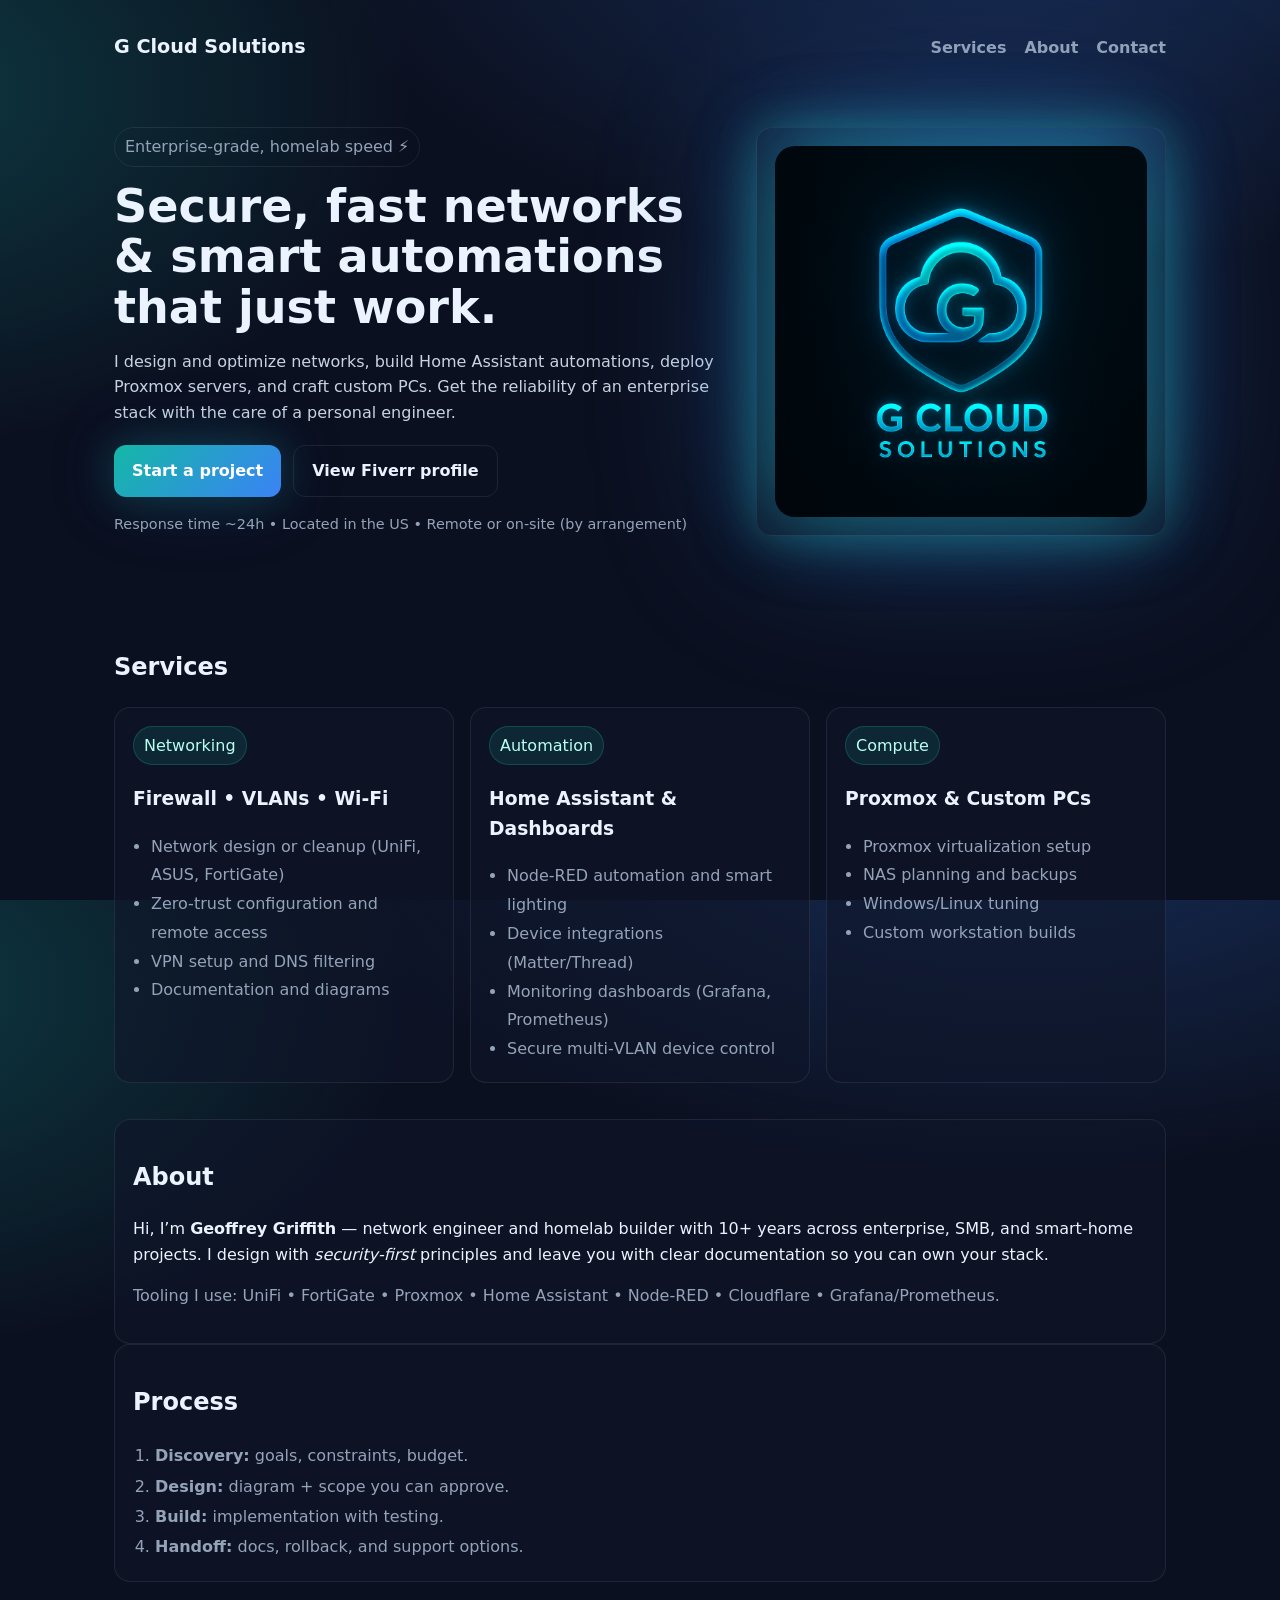
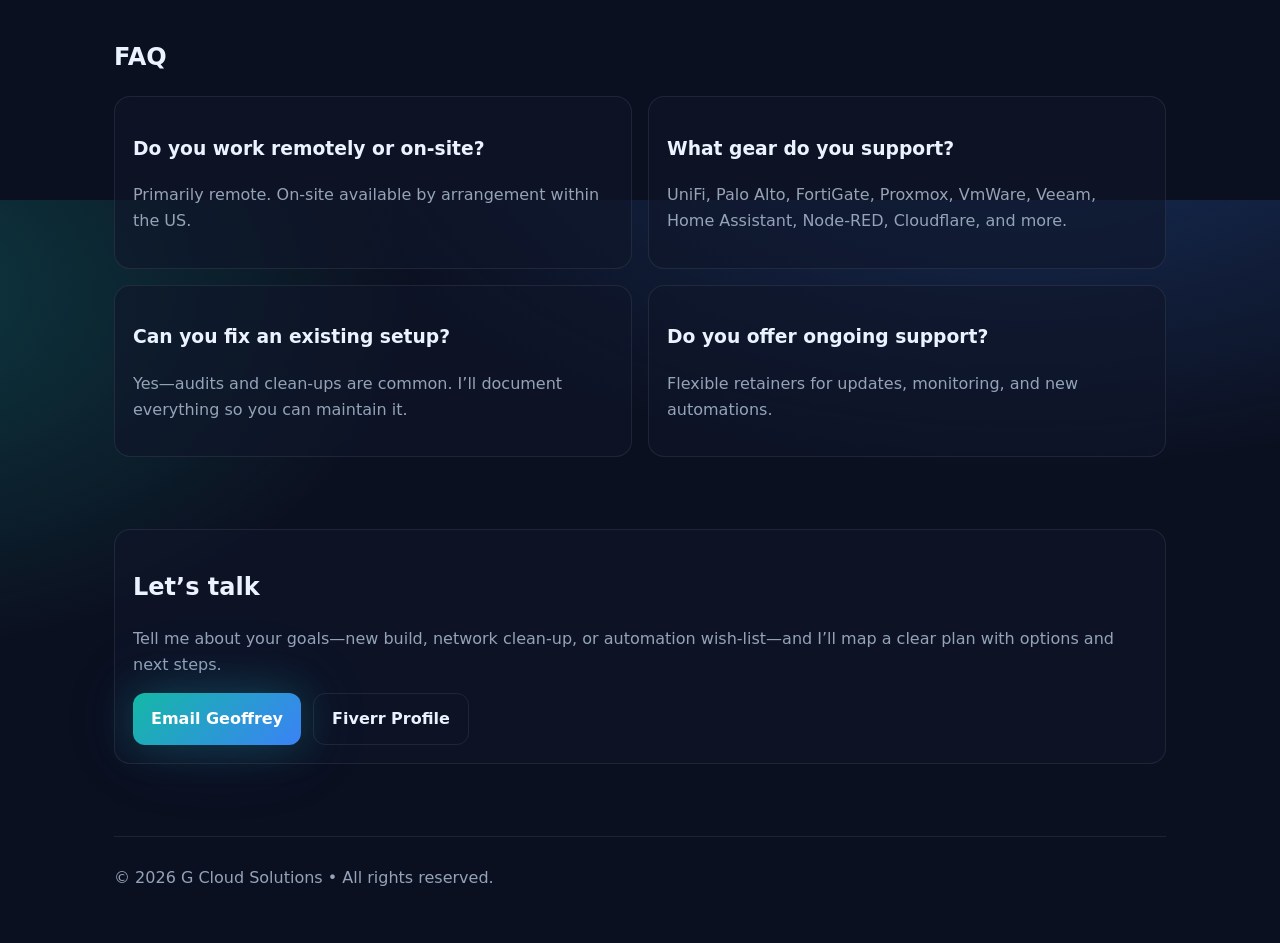
<file: rev1-index.html>
<!DOCTYPE html>
<html lang="en">

<head>
  <meta charset="utf-8" />
  <meta name="viewport" content="width=device-width, initial-scale=1" />
  <title>G Cloud Solutions — Networking • Automation • PC Builds</title>
  <meta name="description"
    content="G Cloud Solutions: enterprise-grade networking, smart-home automation, and custom PC builds. Experienced engineer delivering secure, fast, and reliable setups for home and small business." />
  <meta property="og:title" content="G Cloud Solutions — Networking • Automation • PC Builds" />
  <meta property="og:description"
    content="Enterprise-grade networking, Home Assistant automations, Cloudflare tunnels, Proxmox homelab, and custom PCs." />
  <meta property="og:type" content="website" />
  <meta property="og:image" content="/assets/logo-glow.png" />
  <meta property="og:url" content="https://gcloudsolutions.org" />
  <meta name="twitter:card" content="summary_large_image" />
  <meta name="twitter:title" content="G Cloud Solutions" />
  <meta name="twitter:description" content="Networking • Automation • PC Builds" />
  <meta name="twitter:image" content="/assets/logo-glow.png" />
  <link rel="icon" href="/favicon.ico" />
  <style>
    :root {
      --bg: #0b1020;
      --fg: #eaf3ff;
      --muted: #94a3b8;
      --primary: #14b8a6;
      --accent: #3b82f6;
      --card: #0f172a;
      --border: rgba(255, 255, 255, .08);
      --glow: 0 0 40px rgba(20, 184, 166, .25), 0 0 80px rgba(59, 130, 246, .15);
    }

    * {
      box-sizing: border-box
    }

    html,
    body {
      height: 100%
    }

    body {
      margin: 0;
      font-family: ui-sans-serif, system-ui, -apple-system, Segoe UI, Roboto, Inter, Avenir, Helvetica Neue, Arial;
      color: var(--fg);
      background: radial-gradient(1200px 600px at 80% -10%, rgba(59, 130, 246, .25), transparent 60%), radial-gradient(900px 600px at -10% 10%, rgba(20, 184, 166, .25), transparent 60%), var(--bg);
      line-height: 1.6;
    }

    .container {
      max-width: 1100px;
      margin: 0 auto;
      padding: 24px
    }

    header {
      display: flex;
      justify-content: space-between;
      align-items: center;
      gap: 16px;
      padding: 8px 0
    }

    .brand {
      display: flex;
      align-items: center;
      gap: 12px;
      text-decoration: none;
      color: var(--fg);
      font-weight: 700;
      font-size: 1.2rem;
    }

    .nav {
      display: flex;
      gap: 18px
    }

    .nav a {
      color: var(--muted);
      text-decoration: none;
      font-weight: 600
    }

    .nav a:hover {
      color: var(--fg)
    }

    .hero {
      display: grid;
      grid-template-columns: 1.2fr .8fr;
      gap: 28px;
      align-items: center;
      padding: 56px 0
    }

    .badge {
      display: inline-flex;
      align-items: center;
      gap: 8px;
      padding: 6px 10px;
      border: 1px solid var(--border);
      border-radius: 999px;
      color: var(--muted);
      backdrop-filter: blur(6px)
    }

    h1 {
      font-size: clamp(2.2rem, 3.6vw, 3.4rem);
      line-height: 1.1;
      margin: 14px 0 10px
    }

    .lead {
      font-size: clamp(1rem, 1.2vw, 1.15rem);
      color: #c8d3e0;
      max-width: 720px
    }

    .cta {
      display: flex;
      gap: 12px;
      margin-top: 20px;
      flex-wrap: wrap
    }

    .btn {
      appearance: none;
      border: 0;
      border-radius: 12px;
      padding: 12px 18px;
      font-weight: 700;
      cursor: pointer;
      text-decoration: none;
      display: inline-flex;
      align-items: center;
      gap: 8px
    }

    .btn-primary {
      background: linear-gradient(135deg, var(--primary), var(--accent));
      color: white;
      box-shadow: var(--glow)
    }

    .btn-ghost {
      background: transparent;
      border: 1px solid var(--border);
      color: var(--fg)
    }

    .card {
      background: rgba(15, 23, 42, .6);
      border: 1px solid var(--border);
      border-radius: 16px;
      padding: 18px
    }

    .grid {
      display: grid;
      gap: 16px
    }

    .grid-3 {
      grid-template-columns: repeat(3, 1fr)
    }

    .grid-2 {
      grid-template-columns: repeat(2, 1fr)
    }

    .pill {
      display: inline-flex;
      gap: 6px;
      align-items: center;
      background: rgba(20, 184, 166, .12);
      color: #b8fff2;
      padding: 6px 10px;
      border-radius: 999px;
      border: 1px solid rgba(20, 184, 166, .25)
    }

    .muted {
      color: var(--muted)
    }

    .hero-logo {
      width: 100%;
      max-width: 380px;
      margin: 0 auto;
      display: block;
      filter: drop-shadow(0 0 40px rgba(20, 184, 166, 0.5)) drop-shadow(0 0 80px rgba(59, 130, 246, 0.4));
      border-radius: 20px;
    }

    .right-graphic {
      display: flex;
      align-items: center;
      justify-content: center;
      background: radial-gradient(600px 300px at 70% -10%, rgba(59, 130, 246, .2), transparent 60%);
      border: 1px solid var(--border);
      box-shadow: var(--glow)
    }

    section {
      padding: 36px 0
    }

    footer {
      border-top: 1px solid var(--border);
      margin-top: 36px;
      padding: 28px 0;
      color: var(--muted)
    }

    .contact {
      display: flex;
      flex-wrap: wrap;
      gap: 12px
    }

    .tiny {
      font-size: .9rem
    }

    @media(max-width:880px) {
      .hero {
        grid-template-columns: 1fr
      }

      .grid-3 {
        grid-template-columns: 1fr
      }

      .grid-2 {
        grid-template-columns: 1fr
      }
    }
  </style>
</head>

<body>
  <div class="container">
    <header>
      <a class="brand" href="#home" aria-label="G Cloud Solutions">G Cloud Solutions</a>
      <nav class="nav">
        <a href="#services">Services</a>
        <a href="#about">About</a>
        <a href="#contact">Contact</a>
      </nav>
    </header>

    <main id="home">
      <div class="hero">
        <div>
          <span class="badge">Enterprise-grade, homelab speed ⚡</span>
          <h1>Secure, fast networks & smart automations that just work.</h1>
          <p class="lead">I design and optimize networks, build Home Assistant automations, deploy Proxmox servers, and
            craft custom PCs. Get the reliability of an enterprise stack with the care of a personal engineer.</p>
          <div class="cta">
            <a class="btn btn-primary"
              href="mailto:ggriffith@gcloudsolutions.org?subject=Project%20inquiry%20from%20website">Start a project</a>
            <a class="btn btn-ghost" href="https://www.fiverr.com/ggriffith85" target="_blank" rel="noopener">View
              Fiverr profile</a>
          </div>
          <div style="margin-top:16px" class="tiny muted">Response time ~24h • Located in the US • Remote or on-site (by
            arrangement)</div>
        </div>
        <div class="right-graphic card" aria-hidden="false">
          <img src="assets/logo-glow.png" alt="G Cloud Solutions glowing logo" class="hero-logo">
        </div>
      </div>

      <section id="services">
        <h2>Services</h2>
        <div class="grid grid-3">
          <div class="card">
            <div class="pill">Networking</div>
            <h3>Firewall • VLANs • Wi‑Fi</h3>
            <ul class="muted" style="margin:0;padding-left:18px;line-height:1.8">
              <li>Network design or cleanup (UniFi, ASUS, FortiGate)</li>
              <li>Zero-trust configuration and remote access</li>
              <li>VPN setup and DNS filtering</li>
              <li>Documentation and diagrams</li>
            </ul>
          </div>
          <div class="card">
            <div class="pill">Automation</div>
            <h3>Home Assistant & Dashboards</h3>
            <ul class="muted" style="margin:0;padding-left:18px;line-height:1.8">
              <li>Node‑RED automation and smart lighting</li>
              <li>Device integrations (Matter/Thread)</li>
              <li>Monitoring dashboards (Grafana, Prometheus)</li>
              <li>Secure multi‑VLAN device control</li>
            </ul>
          </div>
          <div class="card">
            <div class="pill">Compute</div>
            <h3>Proxmox & Custom PCs</h3>
            <ul class="muted" style="margin:0;padding-left:18px;line-height:1.8">
              <li>Proxmox virtualization setup</li>
              <li>NAS planning and backups</li>
              <li>Windows/Linux tuning</li>
              <li>Custom workstation builds</li>
            </ul>
          </div>
        </div>
      </section>

      <section id="about" class="card">
        <h2>About</h2>
        <p>Hi, I’m <strong>Geoffrey Griffith</strong> — network engineer and homelab builder with 10+ years across
          enterprise, SMB, and smart‑home projects. I design with <em>security‑first</em> principles and leave you with
          clear documentation so you can own your stack.</p>
        <p class="muted">Tooling I use: UniFi • FortiGate • Proxmox • Home Assistant • Node‑RED •
          Cloudflare • Grafana/Prometheus.</p>
      </section>

      <section id="process" class="card">
        <h2>Process</h2>
        <ol class="muted" style="margin:0;padding-left:22px;line-height:1.9">
          <li><strong>Discovery:</strong> goals, constraints, budget.</li>
          <li><strong>Design:</strong> diagram + scope you can approve.</li>
          <li><strong>Build:</strong> implementation with testing.</li>
          <li><strong>Handoff:</strong> docs, rollback, and support options.</li>
        </ol>
      </section>

      <section id="faq">
        <h2>FAQ</h2>
        <div class="grid grid-2">
          <div class="card">
            <h3>Do you work remotely or on‑site?</h3>
            <p class="muted">Primarily remote. On‑site available by arrangement within the US.</p>
          </div>
          <div class="card">
            <h3>What gear do you support?</h3>
            <p class="muted">UniFi, Palo Alto, FortiGate, Proxmox, VmWare, Veeam, Home Assistant, Node‑RED, Cloudflare,
              and more.
            </p>
          </div>
          <div class="card">
            <h3>Can you fix an existing setup?</h3>
            <p class="muted">Yes—audits and clean‑ups are common. I’ll document everything so you can maintain it.</p>
          </div>
          <div class="card">
            <h3>Do you offer ongoing support?</h3>
            <p class="muted">Flexible retainers for updates, monitoring, and new automations.</p>
          </div>
        </div>
      </section>

      <section id="contact">
        <div class="card">
          <h2>Let’s talk</h2>
          <p class="muted">Tell me about your goals—new build, network clean‑up, or automation wish‑list—and I’ll map a
            clear plan with options and next steps.</p>
          <div class="contact">
            <a class="btn btn-primary"
              href="mailto:ggriffith@gcloudsolutions.org?subject=Project%20inquiry%20from%20website">Email Geoffrey</a>
            <a class="btn btn-ghost" href="https://www.fiverr.com/ggriffith85" target="_blank" rel="noopener">Fiverr
              Profile</a>
          </div>
        </div>
      </section>
    </main>

    <footer>
      <div class="container" style="padding:0">© <span id="year"></span> G Cloud Solutions • All rights reserved.</div>
    </footer>
  </div>
  <script>document.getElementById('year').textContent = new Date().getFullYear();</script>
</body>

</html>
</file>
<file: styles.css>
/* =========
   Base & Theme
   ========= */

* {
    margin: 0;
    padding: 0;
    box-sizing: border-box;
}

:root {
    --bg: #050814;
    --bg-alt: #050b1d;
    --surface: #0c1020;
    --surface-alt: #11172b;
    --primary: #00d1d9;
    /* teal */
    --primary-soft: rgba(0, 209, 217, 0.16);
    --secondary: #007bff;
    /* blue */
    --accent: #ff3366;
    /* red/pink */
    --accent-soft: rgba(255, 51, 102, 0.18);
    --text-main: #f4f7ff;
    --text-muted: #9aa4c6;
    --border-soft: rgba(255, 255, 255, 0.06);
    --radius-sm: 6px;
    --radius-md: 10px;
    --radius-lg: 18px;
    --shadow-soft: 0 18px 45px rgba(0, 0, 0, 0.65);
}

body {
    font-family: 'Inter', system-ui, -apple-system, BlinkMacSystemFont, sans-serif;
    color: var(--text-main);
    background: radial-gradient(circle at top left, #061024 0, #050814 40%, #02040a 100%);
    scroll-behavior: smooth;
}

img {
    max-width: 100%;
    display: block;
}

a {
    color: inherit;
    text-decoration: none;
}

/* Layout container */

.container {
    max-width: 1100px;
    margin: 0 auto;
    padding: 0 1.5rem;
}

/* =========
   Header & Nav
   ========= */

.header {
    position: sticky;
    top: 0;
    width: 100%;
    z-index: 1000;
    background: linear-gradient(to bottom,
            rgba(5, 8, 20, 0.96),
            rgba(5, 8, 20, 0.9));
    backdrop-filter: blur(14px);
    border-bottom: 1px solid rgba(255, 255, 255, 0.06);
}

.nav-container {
    display: flex;
    align-items: center;
    justify-content: space-between;
    gap: 2rem;
    padding: 0.85rem 0;
    flex-wrap: nowrap;
}

/* Brand block */

.brand {
    display: flex;
    align-items: center;
    gap: 0.9rem;
}

.logo img {
    height: 48px;
    width: auto;
    flex-shrink: 0;
    /* prevents shrinking on mobile */
}

.logo img:hover {
    transform: translateY(-1px) scale(1.03);
    filter: drop-shadow(0 0 18px rgba(0, 209, 217, 0.6));
}

.brand-logo {
    height: 44px;
    width: auto;
    flex-shrink: 0;
    filter: drop-shadow(0 0 12px rgba(0, 209, 217, 0.5));
}

.brand-text {
    display: flex;
    flex-direction: column;
    line-height: 1.1;
}

.brand-title {
    font-size: 0.95rem;
    font-weight: 600;
    letter-spacing: 0.18em;
    text-transform: uppercase;
    color: #ffffff;
}

.brand-tagline {
    font-size: 0.72rem;
    letter-spacing: 0.2em;
    text-transform: uppercase;
    color: #9aa4c6;
}

/* Nav links */

.nav {
    display: flex;
    align-items: center;
    justify-content: space-between;
    gap: 2rem;
    flex-wrap: nowrap;
}

.nav-links {
    list-style: none;
    display: flex;
    gap: 1.75rem;
    font-size: 0.95rem;
}

.nav-links li a {
    position: relative;
    padding: 0.3rem 0;
    color: var(--text-muted);
    font-weight: 500;
    transition: color 0.25s ease;
}

.nav-links li a::after {
    content: "";
    position: absolute;
    left: 0;
    bottom: -4px;
    height: 2px;
    width: 0;
    background: linear-gradient(90deg, var(--primary), var(--secondary), var(--accent));
    border-radius: 999px;
    transition: width 0.25s ease;
}

.nav-links li a:hover {
    color: #ffffff;
}

.nav-links li a:hover::after {
    width: 100%;
}

/* Mobile menu button */

.mobile-menu-btn {
    display: none;
    font-size: 1.7rem;
    background: none;
    border: none;
    color: var(--text-main);
    cursor: pointer;
}

/* =========
   Hero
   ========= */

.hero {
    position: relative;
    min-height: calc(100vh - 74px);
    display: flex;
    align-items: center;
    overflow: hidden;
    background:
        radial-gradient(circle at -10% 0%, rgba(0, 209, 217, 0.26), transparent 55%),
        radial-gradient(circle at 110% 10%, rgba(0, 123, 255, 0.26), transparent 55%),
        radial-gradient(circle at 50% 120%, rgba(255, 51, 102, 0.15), transparent 60%),
        linear-gradient(135deg, #050814 0%, #050b1d 45%, #031022 100%);
}

.hero::before {
    content: "";
    position: absolute;
    inset: 12%;
    border-radius: 36px;
    border: 1px solid rgba(255, 255, 255, 0.04);
    pointer-events: none;
}

.hero-content {
    position: relative;
    z-index: 1;
    max-width: 720px;
    margin: 3rem auto;
    text-align: left;
    animation: fadeUp 1.2s ease-out;
}

.hero-title {
    font-size: clamp(2.4rem, 4vw, 3.1rem);
    line-height: 1.1;
    margin-bottom: 1rem;
}

.hero-title span {
    background: linear-gradient(120deg, var(--primary), var(--secondary), var(--accent));
    -webkit-background-clip: text;
    background-clip: text;
    color: transparent;
}

.hero-subtitle {
    font-size: 1.05rem;
    color: var(--text-muted);
    max-width: 520px;
    margin-bottom: 2.1rem;
}

/* =========
   Buttons
   ========= */

.btn {
    display: inline-block;
    padding: 0.9rem 2.4rem;
    font-size: 0.98rem;
    font-weight: 600;
    border-radius: 999px;
    cursor: pointer;
    border: none;
    text-align: center;
    transition:
        transform 0.18s ease,
        box-shadow 0.18s ease,
        background 0.2s ease,
        color 0.2s ease;
}

.btn-primary {
    background: linear-gradient(135deg, var(--primary), var(--secondary));
    color: #050814;
    box-shadow: 0 12px 32px rgba(0, 209, 217, 0.28);
}

.btn-primary:hover {
    transform: translateY(-2px);
    box-shadow: 0 18px 40px rgba(0, 209, 217, 0.32);
}

.btn-primary:active {
    transform: translateY(0);
    box-shadow: 0 10px 24px rgba(0, 209, 217, 0.25);
}

/* =========
   Sections
   ========= */

.section {
    padding: 4rem 0 4.5rem;
    background: transparent;
}

.section-title {
    text-align: center;
    font-size: 2rem;
    margin-bottom: 2.5rem;
    letter-spacing: 0.08em;
    text-transform: uppercase;
    color: #ffffff;
}

.alt-bg {
    background: radial-gradient(circle at top, rgba(0, 209, 217, 0.08), transparent 55%),
        var(--bg-alt);
}

/* =========
   Cards (Services)
   ========= */

.cards {
    display: grid;
    grid-template-columns: repeat(auto-fit, minmax(260px, 1fr));
    gap: 1.8rem;
}

.card {
    background: var(--surface);
    padding: 1.9rem 1.8rem;
    border-radius: var(--radius-md);
    border: 1px solid var(--border-soft);
    box-shadow: 0 16px 36px rgba(0, 0, 0, 0.6);
    color: var(--text-main);
    font-weight: 500;
    font-size: 1.02rem;
    position: relative;
    overflow: hidden;
    isolation: isolate;
    transition: transform 0.22s ease, box-shadow 0.22s ease, border-color 0.22s ease;
}

.card::before {
    content: "";
    position: absolute;
    inset: -40%;
    background: radial-gradient(circle at top left, var(--primary-soft), transparent 60%);
    opacity: 0;
    transition: opacity 0.25s ease;
    z-index: -1;
}

.card:hover {
    transform: translateY(-4px);
    border-color: var(--primary);
    box-shadow: 0 20px 48px rgba(0, 0, 0, 0.75);
}

.card:hover::before {
    opacity: 1;
}

/* =========
   Why Us (Benefits)
   ========= */

.benefits-grid {
    display: grid;
    grid-template-columns: repeat(auto-fit, minmax(230px, 1fr));
    gap: 1.7rem;
}

.benefit {
    background: var(--surface-alt);
    border-radius: var(--radius-md);
    padding: 1.6rem 1.5rem;
    border: 1px solid var(--border-soft);
    transition: transform 0.22s ease, border-color 0.22s ease, box-shadow 0.22s ease;
    box-shadow: 0 12px 30px rgba(0, 0, 0, 0.55);
}

.benefit:hover {
    transform: translateY(-4px);
    border-color: var(--accent);
    box-shadow: 0 18px 40px rgba(0, 0, 0, 0.8);
}

.benefit .icon {
    width: 40px;
    height: 40px;
    display: inline-flex;
    align-items: center;
    justify-content: center;
    border-radius: 14px;
    background: radial-gradient(circle at top left, var(--primary-soft), var(--accent-soft));
    margin-bottom: 1rem;
    font-size: 1.2rem;
}

.benefit h4 {
    font-size: 1.1rem;
    margin-bottom: 0.6rem;
}

.benefit p {
    font-size: 0.95rem;
    color: var(--text-muted);
}

/* =========
   Contact
   ========= */

.contact-container {
    max-width: 560px;
    margin: 0 auto;
    background: radial-gradient(circle at top, rgba(0, 209, 217, 0.08), transparent 60%),
        rgba(5, 8, 20, 0.96);
    padding: 2.4rem 2.1rem;
    border-radius: var(--radius-lg);
    border: 1px solid var(--border-soft);
    box-shadow: var(--shadow-soft);
}

.contact-form {
    display: flex;
    flex-direction: column;
    gap: 1.1rem;
}

.contact-form label {
    display: flex;
    flex-direction: column;
    font-size: 0.9rem;
    color: var(--text-main);
    font-weight: 500;
}

.contact-form label span {
    margin-bottom: 0.3rem;
}

.contact-form input,
.contact-form textarea,
.contact-form select {
    padding: 0.85rem;
    font-size: 0.95rem;
    border-radius: var(--radius-sm);
    border: 1px solid rgba(255, 255, 255, 0.08);
    background: #050814;
    color: var(--text-main);
    transition: border-color 0.22s ease, box-shadow 0.22s ease, background 0.22s ease;
}

.contact-form input::placeholder,
.contact-form textarea::placeholder {
    color: var(--text-muted);
}

.contact-form input:focus,
.contact-form textarea:focus,
.contact-form select:focus {
    outline: none;
    border-color: var(--primary);
    box-shadow: 0 0 0 1px rgba(0, 209, 217, 0.25);
    background: #070b18;
}

/* =========
   Footer
   ========= */

.footer {
    text-align: center;
    color: var(--text-muted);
    padding: 2.4rem 0;
    font-size: 0.86rem;
    background: #040612;
    border-top: 1px solid rgba(255, 255, 255, 0.04);
}

/* =========
   Animations
   ========= */

@keyframes fadeUp {
    from {
        opacity: 0;
        transform: translateY(18px);
    }

    to {
        opacity: 1;
        transform: translateY(0);
    }
}

/* =========
   Responsive
   ========= */

@media (max-width: 900px) {
    .hero {
        min-height: 82vh;
    }

    .hero-content {
        text-align: center;
    }

    .hero-subtitle {
        margin-left: auto;
        margin-right: auto;
    }

    .nav-container {
        gap: 1rem;
    }

    .brand-tagline {
        display: none;
    }
}

@media (max-width: 768px) {
    .nav {
        position: relative;
    }

    .nav-links {
        position: absolute;
        top: 100%;
        right: 0;
        margin-top: 0.6rem;
        flex-direction: column;
        background: rgba(5, 8, 20, 0.98);
        border-radius: 14px;
        padding: 0.75rem 1rem;
        box-shadow: 0 18px 40px rgba(0, 0, 0, 0.8);
        border: 1px solid rgba(255, 255, 255, 0.06);
        display: none;
        min-width: 210px;
    }

    .nav-links li {
        padding: 0.2rem 0;
    }

    .nav-links.show {
        display: flex;
    }

    .mobile-menu-btn {
        display: block;
    }

    .hero::before {
        inset: 16%;
    }

    .contact-container {
        padding: 2rem 1.6rem;
    }
}

/* Clickable cards */
.card {
    cursor: pointer;
}

/* Service modal */
.service-modal {
    position: fixed;
    inset: 0;
    display: flex;
    align-items: center;
    justify-content: center;
    opacity: 0;
    pointer-events: none;
    transition: opacity 0.2s ease-out;
    z-index: 1500;
}

.service-modal.open {
    opacity: 1;
    pointer-events: auto;
}

.service-modal-backdrop {
    position: absolute;
    inset: 0;
    background: rgba(0, 0, 0, 0.65);
    backdrop-filter: blur(6px);
}

.service-modal-dialog {
    position: relative;
    z-index: 1;
    max-width: 480px;
    width: 90%;
    background: #050814;
    border-radius: 18px;
    padding: 1.9rem 1.8rem 1.7rem;
    box-shadow: 0 22px 60px rgba(0, 0, 0, 0.8);
    border: 1px solid rgba(255, 255, 255, 0.08);
}

.service-modal-title {
    font-size: 1.2rem;
    margin-bottom: 0.8rem;
}

.service-modal-body {
    font-size: 0.96rem;
    color: #9aa4c6;
    line-height: 1.5;
}

.service-modal-close {
    position: absolute;
    top: 0.7rem;
    right: 0.7rem;
    border: none;
    background: transparent;
    font-size: 1.1rem;
    cursor: pointer;
    color: #9aa4c6;
    padding: 0.2rem;
    border-radius: 999px;
    transition: background 0.15s ease, color 0.15s ease;
}

.service-modal-close:hover {
    background: rgba(255, 255, 255, 0.05);
    color: #ffffff;
}


@media (max-width: 480px) {
    .brand-text {
        display: none;
    }

    .hero-content {
        margin: 2.6rem auto 3rem;
    }

    .section {
        padding: 3.2rem 0 3.6rem;
    }
}

#header-booking-btn button {
    background: none;
    border: none;
    padding: 0;
    margin: 0 0 0 10px;
    /* small left gap to match nav spacing */
    font: inherit;
    color: inherit;
    cursor: pointer;
}
</file>
